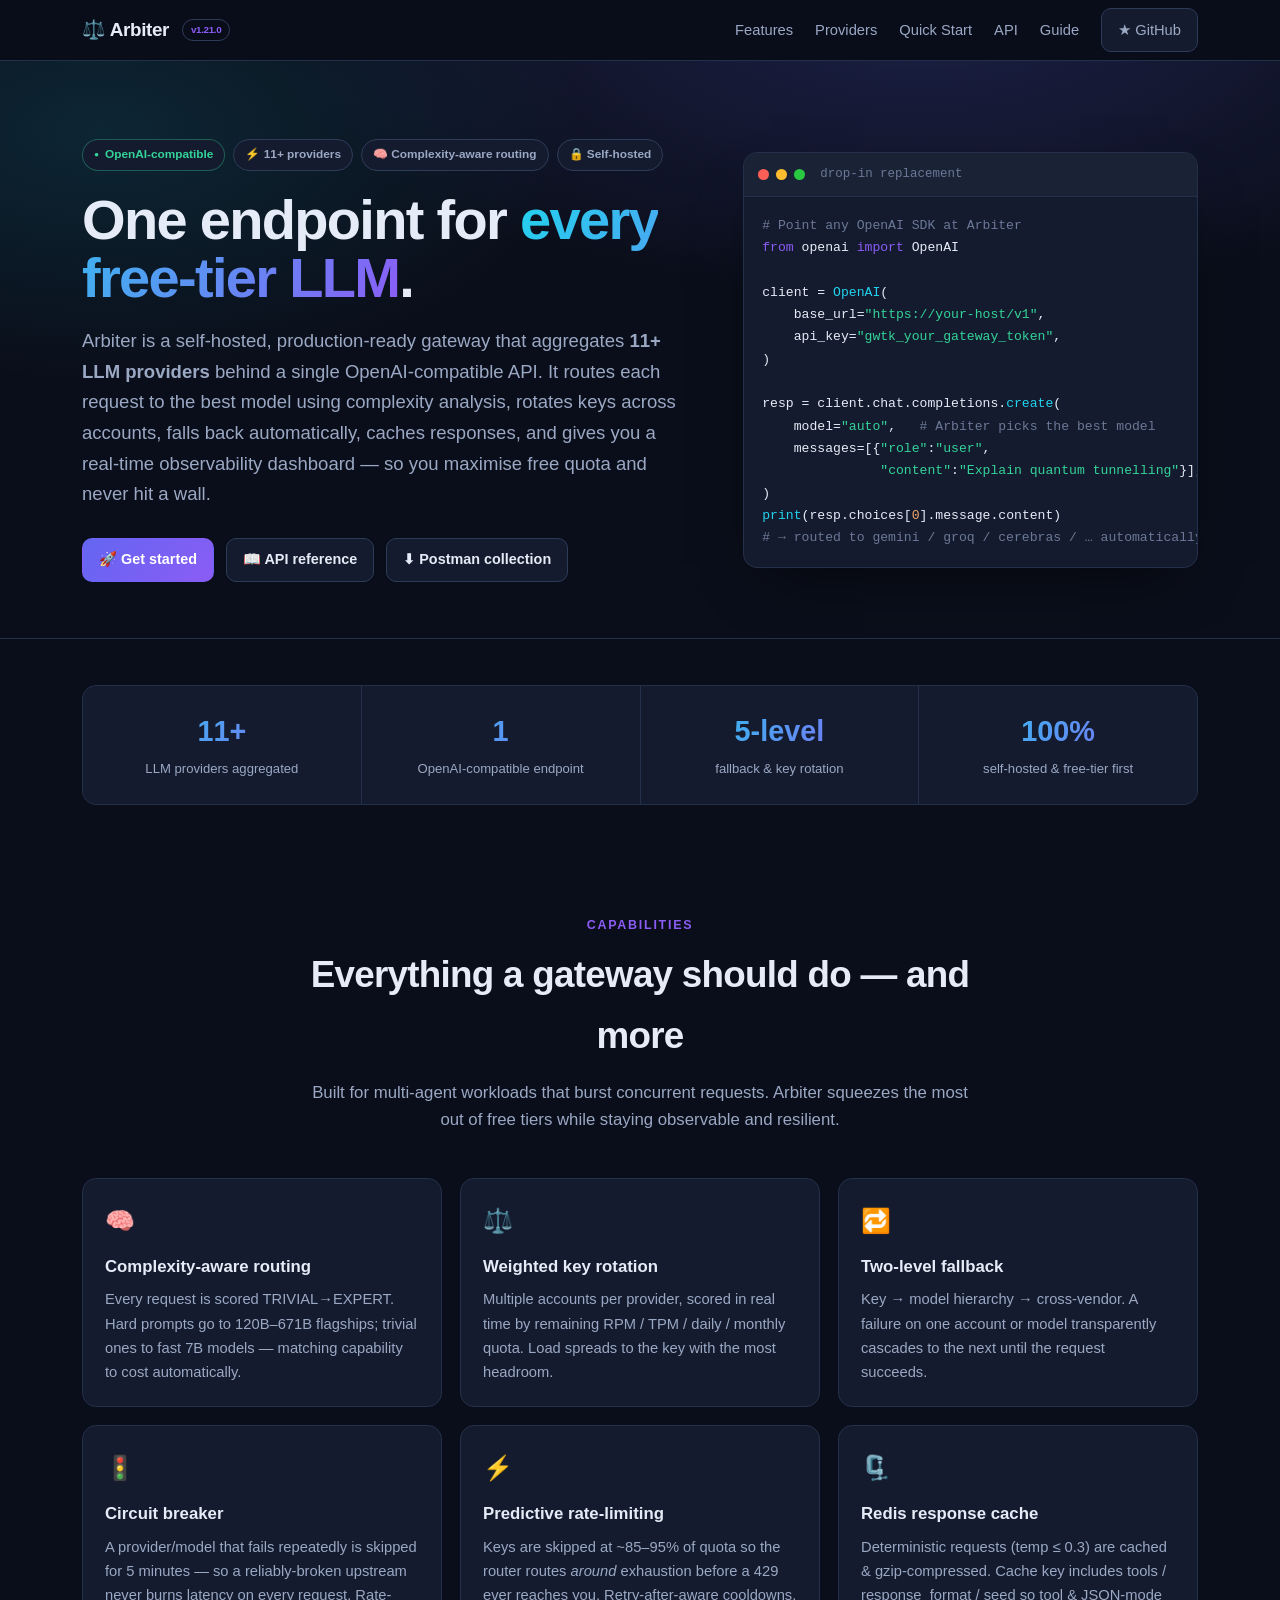
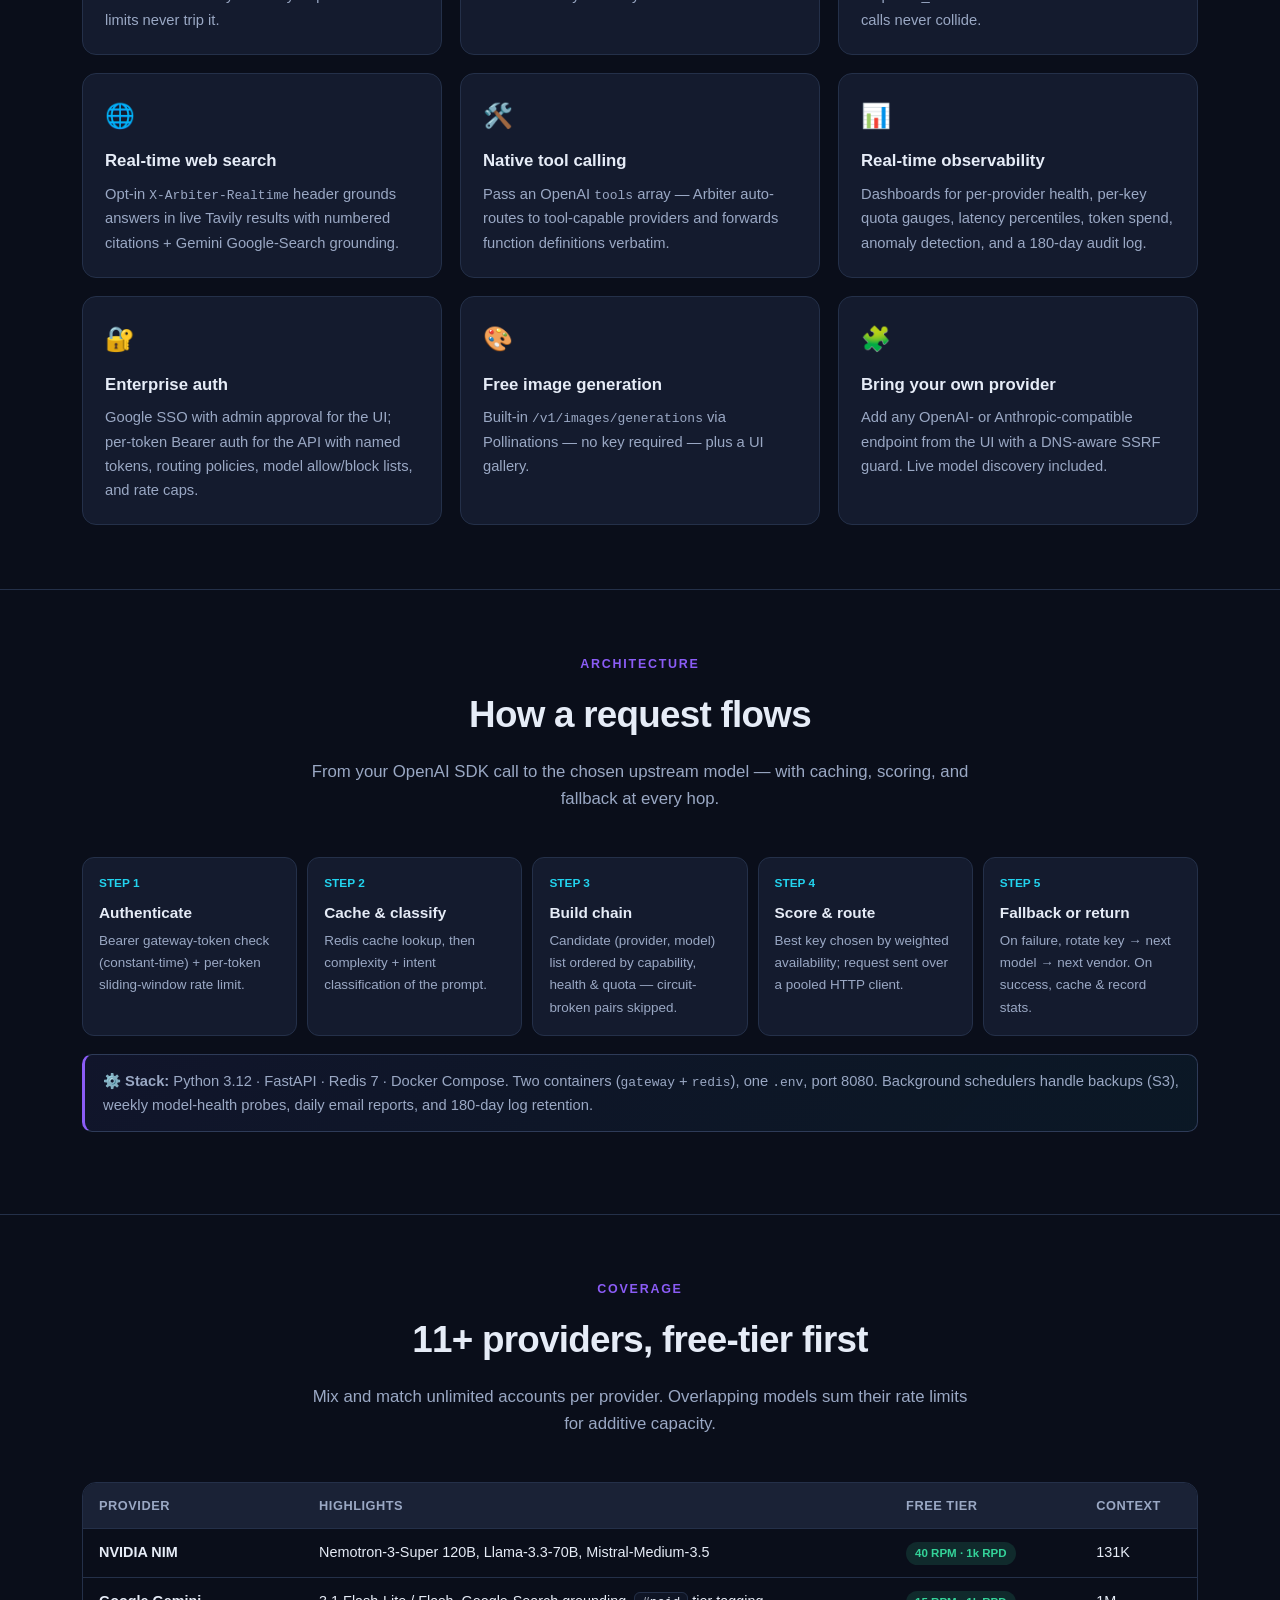
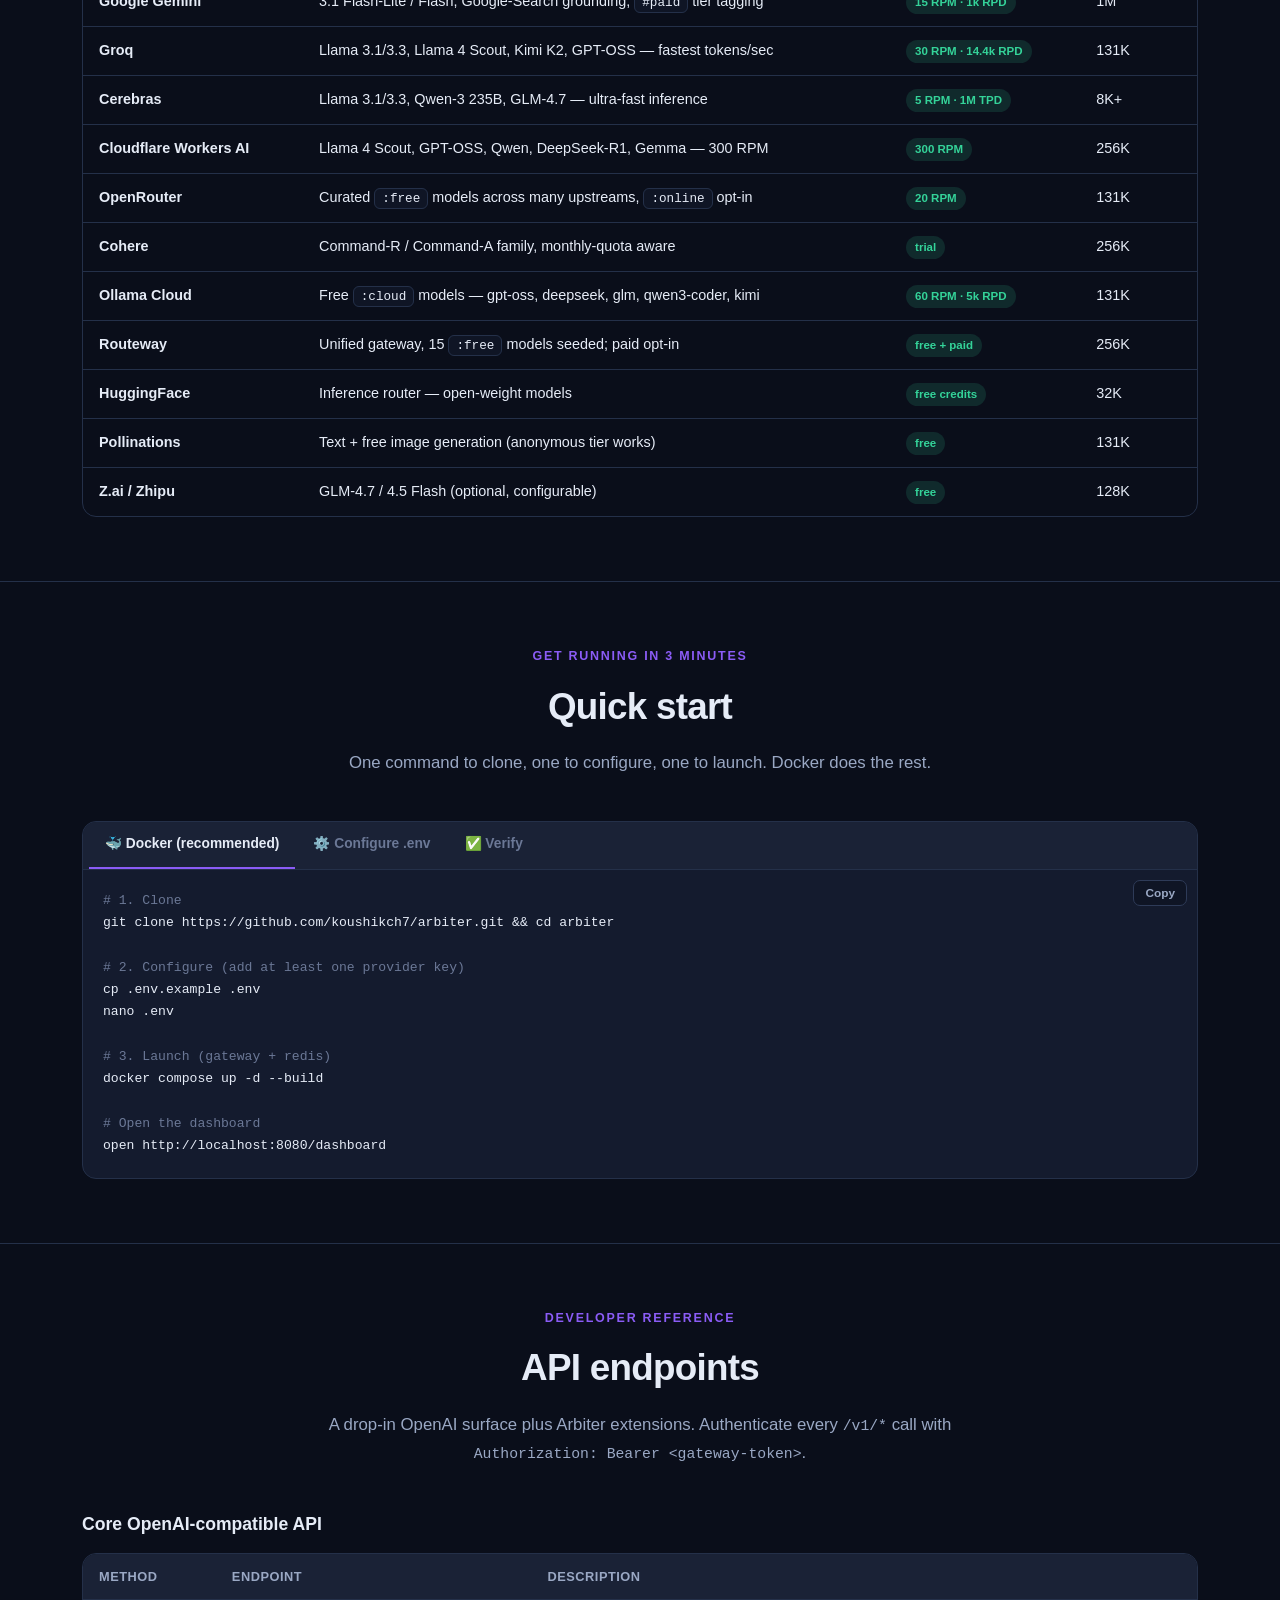
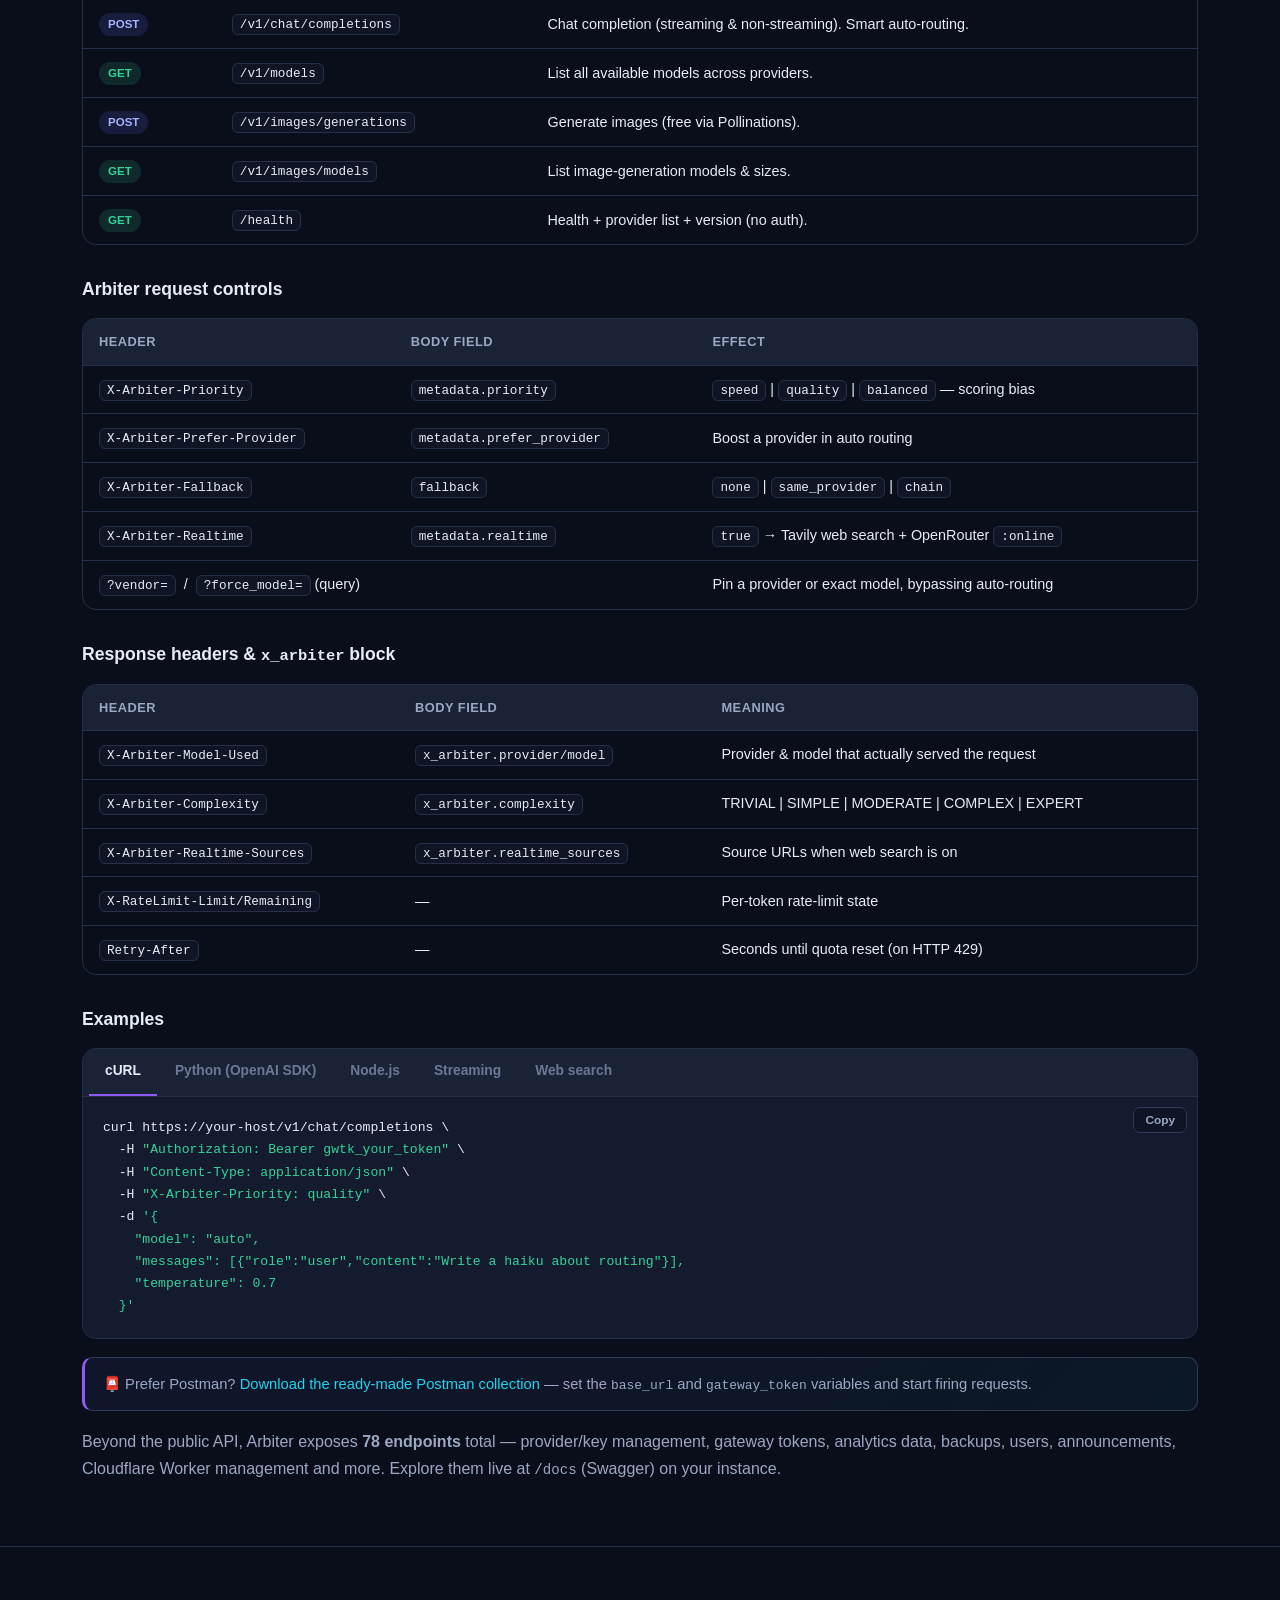
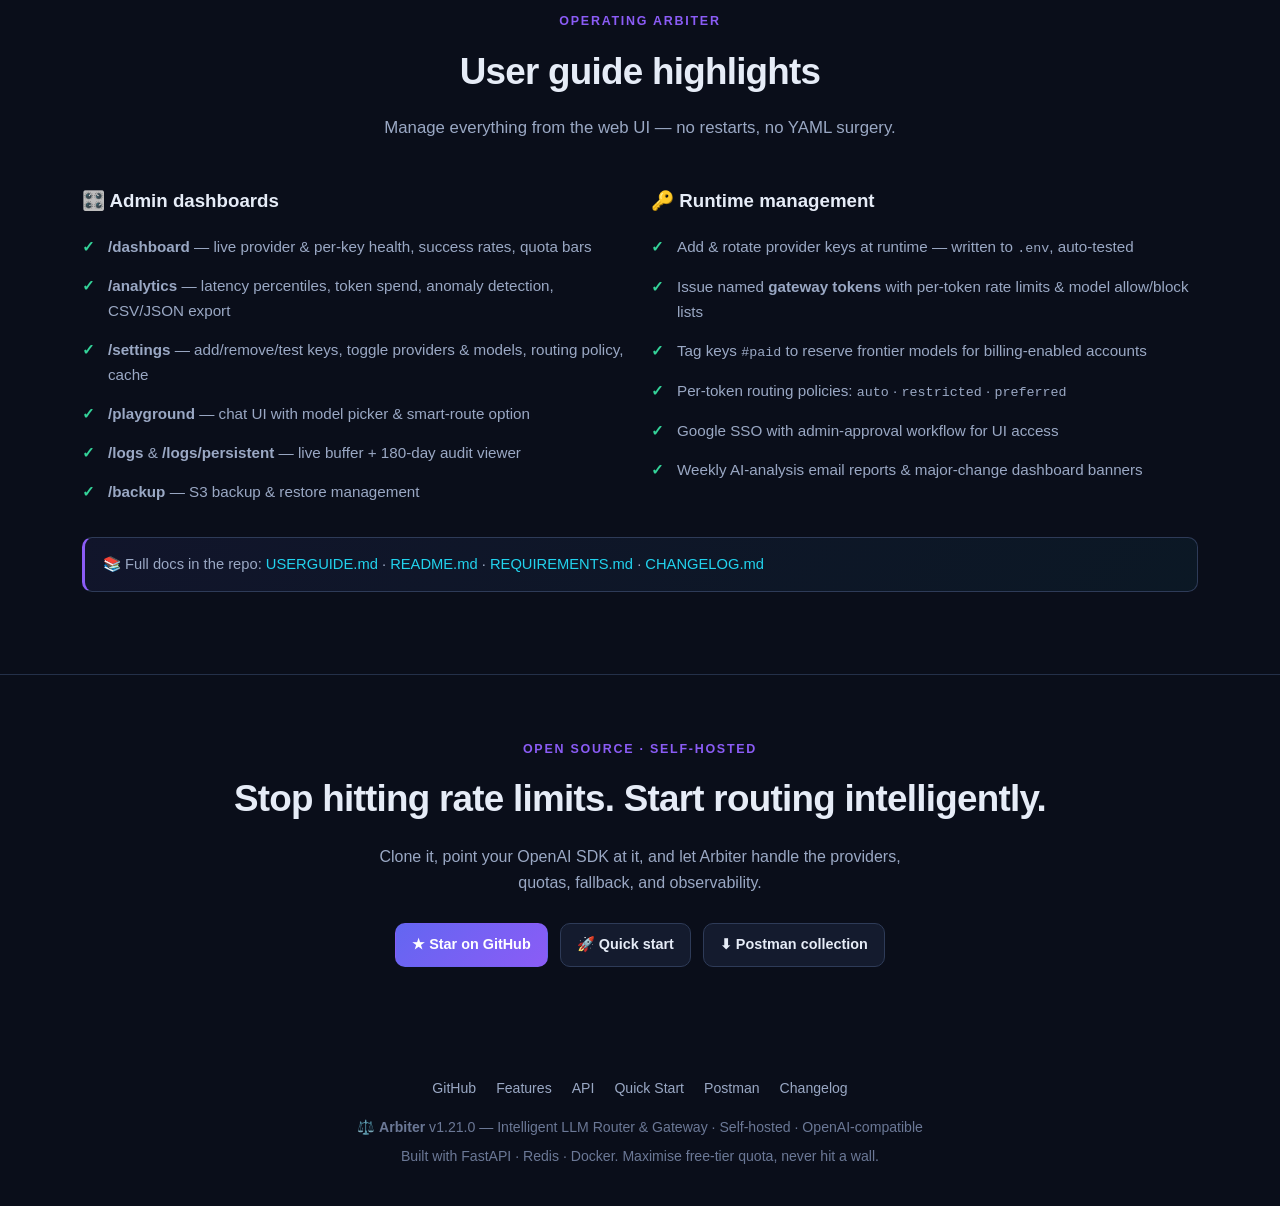
<file: docs/index.html>
<!DOCTYPE html>
<html lang="en">
<head>
<meta charset="UTF-8" />
<meta name="viewport" content="width=device-width, initial-scale=1.0" />
<title>Arbiter — Intelligent LLM Router &amp; Gateway</title>
<meta name="description" content="Arbiter is a self-hosted, OpenAI-compatible LLM gateway that aggregates 11+ free-tier providers behind one endpoint with complexity-aware routing, weighted key rotation, model fallback, Redis caching, a circuit breaker, real-time web search, and a full observability dashboard." />
<meta name="keywords" content="llm gateway, openai-compatible, llm router, ai gateway, free tier llm, gemini, groq, cloudflare workers ai, cerebras, openrouter, self-hosted, fastapi, redis" />
<meta name="author" content="koushikch7" />
<!-- Open Graph -->
<meta property="og:type" content="website" />
<meta property="og:title" content="Arbiter — Intelligent LLM Router &amp; Gateway" />
<meta property="og:description" content="One OpenAI-compatible endpoint. 11+ free-tier providers. Complexity-aware routing, key rotation, fallback, caching, circuit breaker, web search & observability — fully self-hosted." />
<meta property="og:url" content="https://koushikch7.github.io/arbiter/" />
<meta name="twitter:card" content="summary_large_image" />
<meta name="twitter:title" content="Arbiter — Intelligent LLM Router &amp; Gateway" />
<meta name="twitter:description" content="One OpenAI-compatible endpoint. 11+ free-tier providers. Self-hosted, observable, production-ready." />
<link rel="icon" href="data:image/svg+xml,%3Csvg xmlns='http://www.w3.org/2000/svg' viewBox='0 0 100 100'%3E%3Ctext y='.9em' font-size='90'%3E%E2%9A%96%EF%B8%8F%3C/text%3E%3C/svg%3E" />
<style>
  :root{
    --bg:#0a0e1a; --bg2:#0f1525; --card:#141b2e; --card2:#1a2236;
    --border:#243049; --border2:#2e3b58;
    --txt:#e6ecf7; --muted:#9aa8c4; --dim:#6b7896;
    --brand:#6366f1; --brand2:#8b5cf6; --accent:#22d3ee;
    --green:#34d399; --amber:#fbbf24; --red:#f87171;
    --radius:14px; --maxw:1160px;
    --mono:ui-monospace,SFMono-Regular,"SF Mono",Menlo,Consolas,monospace;
    --sans:-apple-system,BlinkMacSystemFont,"Segoe UI",Roboto,Inter,Helvetica,Arial,sans-serif;
  }
  *{box-sizing:border-box;margin:0;padding:0}
  html{scroll-behavior:smooth}
  body{background:var(--bg);color:var(--txt);font-family:var(--sans);line-height:1.65;-webkit-font-smoothing:antialiased}
  a{color:var(--accent);text-decoration:none}
  a:hover{text-decoration:underline}
  code{font-family:var(--mono);font-size:.88em}
  .wrap{max-width:var(--maxw);margin:0 auto;padding:0 22px}
  .muted{color:var(--muted)} .dim{color:var(--dim)}

  /* ---------- nav ---------- */
  header.nav{position:sticky;top:0;z-index:50;background:rgba(10,14,26,.82);backdrop-filter:blur(12px);border-bottom:1px solid var(--border)}
  .nav-inner{display:flex;align-items:center;gap:18px;height:60px}
  .logo{font-weight:800;font-size:1.18rem;letter-spacing:-.02em;display:flex;align-items:center;gap:9px}
  .logo .v{font-size:.62rem;font-weight:700;color:var(--brand2);border:1px solid var(--border2);border-radius:20px;padding:2px 8px;margin-left:4px}
  .nav-links{display:flex;gap:22px;margin-left:auto;align-items:center}
  .nav-links a{color:var(--muted);font-size:.92rem;font-weight:500}
  .nav-links a:hover{color:var(--txt);text-decoration:none}
  .btn{display:inline-flex;align-items:center;gap:8px;border-radius:10px;padding:9px 16px;font-weight:600;font-size:.9rem;cursor:pointer;border:1px solid transparent;transition:.15s}
  .btn-primary{background:linear-gradient(135deg,var(--brand),var(--brand2));color:#fff}
  .btn-primary:hover{filter:brightness(1.1);text-decoration:none}
  .btn-ghost{background:var(--card);border-color:var(--border2);color:var(--txt)}
  .btn-ghost:hover{background:var(--card2);text-decoration:none}
  @media(max-width:860px){.nav-links a:not(.btn){display:none}}

  /* ---------- hero ---------- */
  .hero{position:relative;overflow:hidden;padding:78px 0 56px;border-bottom:1px solid var(--border)}
  .hero::before{content:"";position:absolute;inset:0;background:
    radial-gradient(1100px 480px at 72% -8%,rgba(99,102,241,.20),transparent 60%),
    radial-gradient(800px 420px at 8% 12%,rgba(34,211,238,.12),transparent 60%);pointer-events:none}
  .hero-grid{position:relative;display:grid;grid-template-columns:1.15fr .85fr;gap:46px;align-items:center}
  @media(max-width:900px){.hero-grid{grid-template-columns:1fr;gap:30px}}
  .badge-row{display:flex;flex-wrap:wrap;gap:8px;margin-bottom:20px}
  .pill{font-size:.74rem;font-weight:600;padding:5px 11px;border-radius:30px;border:1px solid var(--border2);background:var(--card);color:var(--muted)}
  .pill.live{color:var(--green);border-color:rgba(52,211,153,.35)}
  .pill.live::before{content:"●";margin-right:6px;font-size:.7em;vertical-align:middle}
  h1.title{font-size:clamp(2.1rem,5vw,3.5rem);font-weight:850;line-height:1.05;letter-spacing:-.03em;margin-bottom:18px}
  h1.title .grad{background:linear-gradient(120deg,var(--accent),var(--brand2));-webkit-background-clip:text;background-clip:text;-webkit-text-fill-color:transparent}
  .lead{font-size:1.16rem;color:var(--muted);max-width:38em;margin-bottom:28px}
  .cta{display:flex;flex-wrap:wrap;gap:12px}
  .hero-card{background:var(--card);border:1px solid var(--border);border-radius:var(--radius);overflow:hidden;box-shadow:0 24px 60px -28px rgba(0,0,0,.7)}
  .hero-card .bar{display:flex;align-items:center;gap:7px;padding:11px 14px;background:var(--card2);border-bottom:1px solid var(--border)}
  .hero-card .bar i{width:11px;height:11px;border-radius:50%;display:inline-block}
  .dot-r{background:#ff5f57}.dot-y{background:#febc2e}.dot-g{background:#28c840}
  .hero-card .bar span{margin-left:8px;font-size:.78rem;color:var(--dim);font-family:var(--mono)}
  .hero-card pre{margin:0;padding:18px;font-family:var(--mono);font-size:.82rem;line-height:1.7;overflow-x:auto}
  .tk-com{color:var(--dim)} .tk-key{color:var(--brand2)} .tk-str{color:var(--green)} .tk-fn{color:var(--accent)} .tk-var{color:#f0a868}

  /* ---------- stat strip ---------- */
  .stats{display:grid;grid-template-columns:repeat(4,1fr);gap:1px;background:var(--border);border:1px solid var(--border);border-radius:var(--radius);overflow:hidden;margin:46px 0}
  @media(max-width:760px){.stats{grid-template-columns:repeat(2,1fr)}}
  .stat{background:var(--card);padding:22px 18px;text-align:center}
  .stat b{display:block;font-size:1.8rem;font-weight:800;background:linear-gradient(120deg,var(--accent),var(--brand2));-webkit-background-clip:text;background-clip:text;-webkit-text-fill-color:transparent}
  .stat span{font-size:.82rem;color:var(--muted)}

  /* ---------- sections ---------- */
  section{padding:64px 0;border-bottom:1px solid var(--border)}
  .sec-head{text-align:center;max-width:42em;margin:0 auto 44px}
  .kicker{font-size:.78rem;font-weight:700;letter-spacing:.14em;text-transform:uppercase;color:var(--brand2)}
  h2{font-size:clamp(1.6rem,3.4vw,2.3rem);font-weight:800;letter-spacing:-.02em;margin:10px 0 12px}
  .sec-head p{color:var(--muted);font-size:1.05rem}

  .grid{display:grid;gap:18px}
  .g3{grid-template-columns:repeat(3,1fr)} .g2{grid-template-columns:repeat(2,1fr)} .g4{grid-template-columns:repeat(4,1fr)}
  @media(max-width:900px){.g3,.g4{grid-template-columns:repeat(2,1fr)}}
  @media(max-width:620px){.g2,.g3,.g4{grid-template-columns:1fr}}
  .feature{background:var(--card);border:1px solid var(--border);border-radius:var(--radius);padding:22px;transition:.18s}
  .feature:hover{border-color:var(--border2);transform:translateY(-3px);background:var(--card2)}
  .feature .ic{font-size:1.5rem;margin-bottom:12px}
  .feature h3{font-size:1.05rem;font-weight:700;margin-bottom:7px}
  .feature p{font-size:.92rem;color:var(--muted)}

  /* ---------- how it works ---------- */
  .flow{display:grid;grid-template-columns:repeat(5,1fr);gap:10px;align-items:stretch}
  @media(max-width:860px){.flow{grid-template-columns:1fr 1fr}}
  .flow .step{background:var(--card);border:1px solid var(--border);border-radius:12px;padding:16px;position:relative}
  .flow .step b{display:block;color:var(--accent);font-size:.74rem;font-weight:700;margin-bottom:6px}
  .flow .step h4{font-size:.96rem;margin-bottom:5px}
  .flow .step p{font-size:.84rem;color:var(--muted)}

  /* ---------- tables ---------- */
  .tbl-wrap{overflow-x:auto;border:1px solid var(--border);border-radius:var(--radius)}
  table{width:100%;border-collapse:collapse;font-size:.9rem;min-width:560px}
  th,td{text-align:left;padding:12px 16px;border-bottom:1px solid var(--border)}
  th{background:var(--card2);font-weight:600;color:var(--muted);font-size:.8rem;text-transform:uppercase;letter-spacing:.04em}
  tr:last-child td{border-bottom:none}
  td code{background:var(--bg2);padding:2px 7px;border-radius:6px;border:1px solid var(--border)}
  .tag{display:inline-block;font-size:.72rem;font-weight:600;padding:2px 9px;border-radius:20px}
  .tag.get{background:rgba(52,211,153,.14);color:var(--green)}
  .tag.post{background:rgba(99,102,241,.16);color:#a5b4fc}
  .tag.del{background:rgba(248,113,113,.14);color:var(--red)}
  .tag.patch{background:rgba(251,191,36,.14);color:var(--amber)}
  .tag.free{background:rgba(52,211,153,.14);color:var(--green)}

  /* ---------- code tabs ---------- */
  .codebox{background:var(--card);border:1px solid var(--border);border-radius:var(--radius);overflow:hidden}
  .tabs{display:flex;gap:2px;background:var(--card2);border-bottom:1px solid var(--border);padding:0 6px}
  .tab{padding:11px 16px;font-size:.86rem;font-weight:600;color:var(--dim);cursor:pointer;border-bottom:2px solid transparent}
  .tab.active{color:var(--txt);border-bottom-color:var(--brand2)}
  .tab:hover{color:var(--txt)}
  .panel{display:none;position:relative}
  .panel.active{display:block}
  .panel pre{margin:0;padding:20px;font-family:var(--mono);font-size:.82rem;line-height:1.7;overflow-x:auto}
  .copy{position:absolute;top:10px;right:10px;background:var(--bg2);border:1px solid var(--border2);color:var(--muted);border-radius:7px;padding:5px 11px;font-size:.74rem;cursor:pointer;font-weight:600}
  .copy:hover{color:var(--txt);background:var(--card2)}

  .note{background:linear-gradient(135deg,rgba(99,102,241,.08),rgba(34,211,238,.05));border:1px solid var(--border2);border-left:3px solid var(--brand2);border-radius:10px;padding:14px 18px;font-size:.92rem;color:var(--muted);margin:18px 0}
  .two{display:grid;grid-template-columns:1fr 1fr;gap:22px}
  @media(max-width:760px){.two{grid-template-columns:1fr}}
  ul.clean{list-style:none}
  ul.clean li{padding:7px 0;padding-left:26px;position:relative;color:var(--muted);font-size:.95rem}
  ul.clean li::before{content:"✓";position:absolute;left:0;color:var(--green);font-weight:700}

  /* ---------- footer ---------- */
  footer{padding:46px 0 40px;text-align:center;color:var(--dim);font-size:.88rem}
  footer .flinks{display:flex;gap:20px;justify-content:center;flex-wrap:wrap;margin-bottom:16px}
  footer a{color:var(--muted)}
  .anchor{scroll-margin-top:74px}
</style>
</head>
<body>

<!-- ===================== NAV ===================== -->
<header class="nav">
  <div class="wrap nav-inner">
    <div class="logo">⚖️ Arbiter <span class="v">v1.21.0</span></div>
    <nav class="nav-links">
      <a href="#features">Features</a>
      <a href="#providers">Providers</a>
      <a href="#quickstart">Quick Start</a>
      <a href="#api">API</a>
      <a href="#guide">Guide</a>
      <a class="btn btn-ghost" href="https://github.com/koushikch7/arbiter" target="_blank" rel="noopener">★ GitHub</a>
    </nav>
  </div>
</header>

<!-- ===================== HERO ===================== -->
<div class="hero">
  <div class="wrap hero-grid">
    <div>
      <div class="badge-row">
        <span class="pill live">OpenAI-compatible</span>
        <span class="pill">⚡ 11+ providers</span>
        <span class="pill">🧠 Complexity-aware routing</span>
        <span class="pill">🔒 Self-hosted</span>
      </div>
      <h1 class="title">One endpoint for <span class="grad">every free-tier LLM</span>.</h1>
      <p class="lead">
        Arbiter is a self-hosted, production-ready gateway that aggregates <strong>11+ LLM providers</strong>
        behind a single OpenAI-compatible API. It routes each request to the best model using
        complexity analysis, rotates keys across accounts, falls back automatically, caches responses,
        and gives you a real-time observability dashboard — so you maximise free quota and never hit a wall.
      </p>
      <div class="cta">
        <a class="btn btn-primary" href="#quickstart">🚀 Get started</a>
        <a class="btn btn-ghost" href="#api">📖 API reference</a>
        <a class="btn btn-ghost" href="arbiter.postman_collection.json" download>⬇ Postman collection</a>
      </div>
    </div>
    <div class="hero-card">
      <div class="bar"><i class="dot-r"></i><i class="dot-y"></i><i class="dot-g"></i><span>drop-in replacement</span></div>
<pre><span class="tk-com"># Point any OpenAI SDK at Arbiter</span>
<span class="tk-key">from</span> openai <span class="tk-key">import</span> OpenAI

client = <span class="tk-fn">OpenAI</span>(
    base_url=<span class="tk-str">"https://your-host/v1"</span>,
    api_key=<span class="tk-str">"gwtk_your_gateway_token"</span>,
)

resp = client.chat.completions.<span class="tk-fn">create</span>(
    model=<span class="tk-str">"auto"</span>,   <span class="tk-com"># Arbiter picks the best model</span>
    messages=[{<span class="tk-str">"role"</span>:<span class="tk-str">"user"</span>,
               <span class="tk-str">"content"</span>:<span class="tk-str">"Explain quantum tunnelling"</span>}],
)
<span class="tk-fn">print</span>(resp.choices[<span class="tk-var">0</span>].message.content)
<span class="tk-com"># → routed to gemini / groq / cerebras / … automatically</span></pre>
    </div>
  </div>
</div>

<div class="wrap">
  <!-- ===================== STATS ===================== -->
  <div class="stats">
    <div class="stat"><b>11+</b><span>LLM providers aggregated</span></div>
    <div class="stat"><b>1</b><span>OpenAI-compatible endpoint</span></div>
    <div class="stat"><b>5-level</b><span>fallback &amp; key rotation</span></div>
    <div class="stat"><b>100%</b><span>self-hosted &amp; free-tier first</span></div>
  </div>
</div>

<!-- ===================== FEATURES ===================== -->
<section id="features" class="anchor">
  <div class="wrap">
    <div class="sec-head">
      <div class="kicker">Capabilities</div>
      <h2>Everything a gateway should do — and more</h2>
      <p>Built for multi-agent workloads that burst concurrent requests. Arbiter squeezes the most out of free tiers while staying observable and resilient.</p>
    </div>
    <div class="grid g3">
      <div class="feature"><div class="ic">🧠</div><h3>Complexity-aware routing</h3><p>Every request is scored TRIVIAL→EXPERT. Hard prompts go to 120B–671B flagships; trivial ones to fast 7B models — matching capability to cost automatically.</p></div>
      <div class="feature"><div class="ic">⚖️</div><h3>Weighted key rotation</h3><p>Multiple accounts per provider, scored in real time by remaining RPM / TPM / daily / monthly quota. Load spreads to the key with the most headroom.</p></div>
      <div class="feature"><div class="ic">🔁</div><h3>Two-level fallback</h3><p>Key → model hierarchy → cross-vendor. A failure on one account or model transparently cascades to the next until the request succeeds.</p></div>
      <div class="feature"><div class="ic">🚦</div><h3>Circuit breaker</h3><p>A provider/model that fails repeatedly is skipped for 5 minutes — so a reliably-broken upstream never burns latency on every request. Rate-limits never trip it.</p></div>
      <div class="feature"><div class="ic">⚡</div><h3>Predictive rate-limiting</h3><p>Keys are skipped at ~85–95% of quota so the router routes <em>around</em> exhaustion before a 429 ever reaches you. Retry-after-aware cooldowns.</p></div>
      <div class="feature"><div class="ic">🗜️</div><h3>Redis response cache</h3><p>Deterministic requests (temp ≤ 0.3) are cached &amp; gzip-compressed. Cache key includes tools / response_format / seed so tool &amp; JSON-mode calls never collide.</p></div>
      <div class="feature"><div class="ic">🌐</div><h3>Real-time web search</h3><p>Opt-in <code>X-Arbiter-Realtime</code> header grounds answers in live Tavily results with numbered citations + Gemini Google-Search grounding.</p></div>
      <div class="feature"><div class="ic">🛠️</div><h3>Native tool calling</h3><p>Pass an OpenAI <code>tools</code> array — Arbiter auto-routes to tool-capable providers and forwards function definitions verbatim.</p></div>
      <div class="feature"><div class="ic">📊</div><h3>Real-time observability</h3><p>Dashboards for per-provider health, per-key quota gauges, latency percentiles, token spend, anomaly detection, and a 180-day audit log.</p></div>
      <div class="feature"><div class="ic">🔐</div><h3>Enterprise auth</h3><p>Google SSO with admin approval for the UI; per-token Bearer auth for the API with named tokens, routing policies, model allow/block lists, and rate caps.</p></div>
      <div class="feature"><div class="ic">🎨</div><h3>Free image generation</h3><p>Built-in <code>/v1/images/generations</code> via Pollinations — no key required — plus a UI gallery.</p></div>
      <div class="feature"><div class="ic">🧩</div><h3>Bring your own provider</h3><p>Add any OpenAI- or Anthropic-compatible endpoint from the UI with a DNS-aware SSRF guard. Live model discovery included.</p></div>
    </div>
  </div>
</section>

<!-- ===================== HOW IT WORKS ===================== -->
<section id="how" class="anchor">
  <div class="wrap">
    <div class="sec-head">
      <div class="kicker">Architecture</div>
      <h2>How a request flows</h2>
      <p>From your OpenAI SDK call to the chosen upstream model — with caching, scoring, and fallback at every hop.</p>
    </div>
    <div class="flow">
      <div class="step"><b>STEP 1</b><h4>Authenticate</h4><p>Bearer gateway-token check (constant-time) + per-token sliding-window rate limit.</p></div>
      <div class="step"><b>STEP 2</b><h4>Cache &amp; classify</h4><p>Redis cache lookup, then complexity + intent classification of the prompt.</p></div>
      <div class="step"><b>STEP 3</b><h4>Build chain</h4><p>Candidate (provider, model) list ordered by capability, health &amp; quota — circuit-broken pairs skipped.</p></div>
      <div class="step"><b>STEP 4</b><h4>Score &amp; route</h4><p>Best key chosen by weighted availability; request sent over a pooled HTTP client.</p></div>
      <div class="step"><b>STEP 5</b><h4>Fallback or return</h4><p>On failure, rotate key → next model → next vendor. On success, cache &amp; record stats.</p></div>
    </div>
    <div class="note">⚙️ <strong>Stack:</strong> Python 3.12 · FastAPI · Redis 7 · Docker Compose. Two containers (<code>gateway</code> + <code>redis</code>), one <code>.env</code>, port 8080. Background schedulers handle backups (S3), weekly model-health probes, daily email reports, and 180-day log retention.</div>
  </div>
</section>

<!-- ===================== PROVIDERS ===================== -->
<section id="providers" class="anchor">
  <div class="wrap">
    <div class="sec-head">
      <div class="kicker">Coverage</div>
      <h2>11+ providers, free-tier first</h2>
      <p>Mix and match unlimited accounts per provider. Overlapping models sum their rate limits for additive capacity.</p>
    </div>
    <div class="tbl-wrap">
      <table>
        <thead><tr><th>Provider</th><th>Highlights</th><th>Free tier</th><th>Context</th></tr></thead>
        <tbody>
          <tr><td><strong>NVIDIA NIM</strong></td><td>Nemotron-3-Super 120B, Llama-3.3-70B, Mistral-Medium-3.5</td><td><span class="tag free">40 RPM · 1k RPD</span></td><td>131K</td></tr>
          <tr><td><strong>Google Gemini</strong></td><td>3.1 Flash-Lite / Flash, Google-Search grounding, <code>#paid</code> tier tagging</td><td><span class="tag free">15 RPM · 1k RPD</span></td><td>1M</td></tr>
          <tr><td><strong>Groq</strong></td><td>Llama 3.1/3.3, Llama 4 Scout, Kimi K2, GPT-OSS — fastest tokens/sec</td><td><span class="tag free">30 RPM · 14.4k RPD</span></td><td>131K</td></tr>
          <tr><td><strong>Cerebras</strong></td><td>Llama 3.1/3.3, Qwen-3 235B, GLM-4.7 — ultra-fast inference</td><td><span class="tag free">5 RPM · 1M TPD</span></td><td>8K+</td></tr>
          <tr><td><strong>Cloudflare Workers AI</strong></td><td>Llama 4 Scout, GPT-OSS, Qwen, DeepSeek-R1, Gemma — 300 RPM</td><td><span class="tag free">300 RPM</span></td><td>256K</td></tr>
          <tr><td><strong>OpenRouter</strong></td><td>Curated <code>:free</code> models across many upstreams, <code>:online</code> opt-in</td><td><span class="tag free">20 RPM</span></td><td>131K</td></tr>
          <tr><td><strong>Cohere</strong></td><td>Command-R / Command-A family, monthly-quota aware</td><td><span class="tag free">trial</span></td><td>256K</td></tr>
          <tr><td><strong>Ollama Cloud</strong></td><td>Free <code>:cloud</code> models — gpt-oss, deepseek, glm, qwen3-coder, kimi</td><td><span class="tag free">60 RPM · 5k RPD</span></td><td>131K</td></tr>
          <tr><td><strong>Routeway</strong></td><td>Unified gateway, 15 <code>:free</code> models seeded; paid opt-in</td><td><span class="tag free">free + paid</span></td><td>256K</td></tr>
          <tr><td><strong>HuggingFace</strong></td><td>Inference router — open-weight models</td><td><span class="tag free">free credits</span></td><td>32K</td></tr>
          <tr><td><strong>Pollinations</strong></td><td>Text + free image generation (anonymous tier works)</td><td><span class="tag free">free</span></td><td>131K</td></tr>
          <tr><td><strong>Z.ai / Zhipu</strong></td><td>GLM-4.7 / 4.5 Flash (optional, configurable)</td><td><span class="tag free">free</span></td><td>128K</td></tr>
        </tbody>
      </table>
    </div>
  </div>
</section>

<!-- ===================== QUICK START ===================== -->
<section id="quickstart" class="anchor">
  <div class="wrap">
    <div class="sec-head">
      <div class="kicker">Get running in 3 minutes</div>
      <h2>Quick start</h2>
      <p>One command to clone, one to configure, one to launch. Docker does the rest.</p>
    </div>
    <div class="codebox">
      <div class="tabs">
        <div class="tab active" data-t="qs-docker">🐳 Docker (recommended)</div>
        <div class="tab" data-t="qs-env">⚙️ Configure .env</div>
        <div class="tab" data-t="qs-verify">✅ Verify</div>
      </div>
      <div class="panel active" id="qs-docker">
        <button class="copy">Copy</button>
<pre><span class="tk-com"># 1. Clone</span>
git clone https://github.com/koushikch7/arbiter.git &amp;&amp; cd arbiter

<span class="tk-com"># 2. Configure (add at least one provider key)</span>
cp .env.example .env
nano .env

<span class="tk-com"># 3. Launch (gateway + redis)</span>
docker compose up -d --build

<span class="tk-com"># Open the dashboard</span>
open http://localhost:8080/dashboard</pre>
      </div>
      <div class="panel" id="qs-env">
        <button class="copy">Copy</button>
<pre><span class="tk-com"># Minimum: one provider key + a gateway token.</span>
<span class="tk-com"># Add one or more keys per provider, comma-separated.</span>

GEMINI_API_KEYS=AIzaSy...your-key
GROQ_API_KEYS=gsk_...your-key
CEREBRAS_API_KEYS=csk-...your-key

<span class="tk-com"># Protect the API (comma-separated list of valid Bearer tokens)</span>
GATEWAY_API_KEYS=gwtk_choose_a_strong_token

<span class="tk-com"># Optional: Google SSO for the admin UI, SMTP, S3 backups…</span>
<span class="tk-com"># See .env.example for the full list.</span></pre>
      </div>
      <div class="panel" id="qs-verify">
        <button class="copy">Copy</button>
<pre><span class="tk-com"># Health check</span>
curl http://localhost:8080/health
<span class="tk-com"># → {"status":"ok","providers":[...],"version":"1.21.0"}</span>

<span class="tk-com"># First completion</span>
curl http://localhost:8080/v1/chat/completions \
  -H <span class="tk-str">"Authorization: Bearer gwtk_your_token"</span> \
  -H <span class="tk-str">"Content-Type: application/json"</span> \
  -d <span class="tk-str">'{"model":"auto","messages":[{"role":"user","content":"Hello!"}]}'</span></pre>
      </div>
    </div>
  </div>
</section>

<!-- ===================== API ===================== -->
<section id="api" class="anchor">
  <div class="wrap">
    <div class="sec-head">
      <div class="kicker">Developer reference</div>
      <h2>API endpoints</h2>
      <p>A drop-in OpenAI surface plus Arbiter extensions. Authenticate every <code>/v1/*</code> call with <code>Authorization: Bearer &lt;gateway-token&gt;</code>.</p>
    </div>

    <h3 style="margin:0 0 14px;font-size:1.1rem">Core OpenAI-compatible API</h3>
    <div class="tbl-wrap" style="margin-bottom:30px">
      <table>
        <thead><tr><th>Method</th><th>Endpoint</th><th>Description</th></tr></thead>
        <tbody>
          <tr><td><span class="tag post">POST</span></td><td><code>/v1/chat/completions</code></td><td>Chat completion (streaming &amp; non-streaming). Smart auto-routing.</td></tr>
          <tr><td><span class="tag get">GET</span></td><td><code>/v1/models</code></td><td>List all available models across providers.</td></tr>
          <tr><td><span class="tag post">POST</span></td><td><code>/v1/images/generations</code></td><td>Generate images (free via Pollinations).</td></tr>
          <tr><td><span class="tag get">GET</span></td><td><code>/v1/images/models</code></td><td>List image-generation models &amp; sizes.</td></tr>
          <tr><td><span class="tag get">GET</span></td><td><code>/health</code></td><td>Health + provider list + version (no auth).</td></tr>
        </tbody>
      </table>
    </div>

    <h3 style="margin:0 0 14px;font-size:1.1rem">Arbiter request controls</h3>
    <div class="tbl-wrap" style="margin-bottom:30px">
      <table>
        <thead><tr><th>Header</th><th>Body field</th><th>Effect</th></tr></thead>
        <tbody>
          <tr><td><code>X-Arbiter-Priority</code></td><td><code>metadata.priority</code></td><td><code>speed</code> | <code>quality</code> | <code>balanced</code> — scoring bias</td></tr>
          <tr><td><code>X-Arbiter-Prefer-Provider</code></td><td><code>metadata.prefer_provider</code></td><td>Boost a provider in auto routing</td></tr>
          <tr><td><code>X-Arbiter-Fallback</code></td><td><code>fallback</code></td><td><code>none</code> | <code>same_provider</code> | <code>chain</code></td></tr>
          <tr><td><code>X-Arbiter-Realtime</code></td><td><code>metadata.realtime</code></td><td><code>true</code> → Tavily web search + OpenRouter <code>:online</code></td></tr>
          <tr><td colspan="2"><code>?vendor=</code> &nbsp;/&nbsp; <code>?force_model=</code> (query)</td><td>Pin a provider or exact model, bypassing auto-routing</td></tr>
        </tbody>
      </table>
    </div>

    <h3 style="margin:0 0 14px;font-size:1.1rem">Response headers &amp; <code>x_arbiter</code> block</h3>
    <div class="tbl-wrap" style="margin-bottom:30px">
      <table>
        <thead><tr><th>Header</th><th>Body field</th><th>Meaning</th></tr></thead>
        <tbody>
          <tr><td><code>X-Arbiter-Model-Used</code></td><td><code>x_arbiter.provider/model</code></td><td>Provider &amp; model that actually served the request</td></tr>
          <tr><td><code>X-Arbiter-Complexity</code></td><td><code>x_arbiter.complexity</code></td><td>TRIVIAL | SIMPLE | MODERATE | COMPLEX | EXPERT</td></tr>
          <tr><td><code>X-Arbiter-Realtime-Sources</code></td><td><code>x_arbiter.realtime_sources</code></td><td>Source URLs when web search is on</td></tr>
          <tr><td><code>X-RateLimit-Limit/Remaining</code></td><td>—</td><td>Per-token rate-limit state</td></tr>
          <tr><td><code>Retry-After</code></td><td>—</td><td>Seconds until quota reset (on HTTP 429)</td></tr>
        </tbody>
      </table>
    </div>

    <h3 style="margin:0 0 14px;font-size:1.1rem">Examples</h3>
    <div class="codebox">
      <div class="tabs">
        <div class="tab active" data-t="ex-curl">cURL</div>
        <div class="tab" data-t="ex-py">Python (OpenAI SDK)</div>
        <div class="tab" data-t="ex-js">Node.js</div>
        <div class="tab" data-t="ex-stream">Streaming</div>
        <div class="tab" data-t="ex-search">Web search</div>
      </div>
      <div class="panel active" id="ex-curl"><button class="copy">Copy</button>
<pre>curl https://your-host/v1/chat/completions \
  -H <span class="tk-str">"Authorization: Bearer gwtk_your_token"</span> \
  -H <span class="tk-str">"Content-Type: application/json"</span> \
  -H <span class="tk-str">"X-Arbiter-Priority: quality"</span> \
  -d <span class="tk-str">'{
    "model": "auto",
    "messages": [{"role":"user","content":"Write a haiku about routing"}],
    "temperature": 0.7
  }'</span></pre></div>
      <div class="panel" id="ex-py"><button class="copy">Copy</button>
<pre><span class="tk-key">from</span> openai <span class="tk-key">import</span> OpenAI
client = <span class="tk-fn">OpenAI</span>(base_url=<span class="tk-str">"https://your-host/v1"</span>, api_key=<span class="tk-str">"gwtk_your_token"</span>)

resp = client.chat.completions.<span class="tk-fn">create</span>(
    model=<span class="tk-str">"auto"</span>,
    messages=[{<span class="tk-str">"role"</span>:<span class="tk-str">"user"</span>,<span class="tk-str">"content"</span>:<span class="tk-str">"Summarise the CAP theorem"</span>}],
    extra_headers={<span class="tk-str">"X-Arbiter-Priority"</span>:<span class="tk-str">"balanced"</span>},
)
<span class="tk-fn">print</span>(resp.model)            <span class="tk-com"># actual model used</span>
<span class="tk-fn">print</span>(resp.choices[<span class="tk-var">0</span>].message.content)</pre></div>
      <div class="panel" id="ex-js"><button class="copy">Copy</button>
<pre><span class="tk-key">import</span> OpenAI <span class="tk-key">from</span> <span class="tk-str">"openai"</span>;
<span class="tk-key">const</span> client = <span class="tk-key">new</span> <span class="tk-fn">OpenAI</span>({
  baseURL: <span class="tk-str">"https://your-host/v1"</span>,
  apiKey:  <span class="tk-str">"gwtk_your_token"</span>,
});

<span class="tk-key">const</span> r = <span class="tk-key">await</span> client.chat.completions.<span class="tk-fn">create</span>({
  model: <span class="tk-str">"auto"</span>,
  messages: [{ role: <span class="tk-str">"user"</span>, content: <span class="tk-str">"Explain event loops"</span> }],
});
console.<span class="tk-fn">log</span>(r.choices[<span class="tk-var">0</span>].message.content);</pre></div>
      <div class="panel" id="ex-stream"><button class="copy">Copy</button>
<pre>curl -N https://your-host/v1/chat/completions \
  -H <span class="tk-str">"Authorization: Bearer gwtk_your_token"</span> \
  -H <span class="tk-str">"Content-Type: application/json"</span> \
  -d <span class="tk-str">'{
    "model": "auto",
    "stream": true,
    "messages": [{"role":"user","content":"Count to five"}]
  }'</span>
<span class="tk-com"># → Server-Sent Events: chat.completion.chunk … data: [DONE]</span></pre></div>
      <div class="panel" id="ex-search"><button class="copy">Copy</button>
<pre>curl https://your-host/v1/chat/completions \
  -H <span class="tk-str">"Authorization: Bearer gwtk_your_token"</span> \
  -H <span class="tk-str">"Content-Type: application/json"</span> \
  -H <span class="tk-str">"X-Arbiter-Realtime: true"</span> \
  -d <span class="tk-str">'{
    "model": "auto",
    "messages": [{"role":"user","content":"Latest SpaceX launch result?"}]
  }'</span>
<span class="tk-com"># Response grounded in live web data with [1]-style citations.</span>
<span class="tk-com"># Sources in X-Arbiter-Realtime-Sources header.</span></pre></div>
    </div>

    <div class="note">📮 Prefer Postman? <a href="arbiter.postman_collection.json" download>Download the ready-made Postman collection</a> — set the <code>base_url</code> and <code>gateway_token</code> variables and start firing requests.</div>

    <p class="muted" style="margin-top:18px">Beyond the public API, Arbiter exposes <strong>78 endpoints</strong> total — provider/key management, gateway tokens, analytics data, backups, users, announcements, Cloudflare Worker management and more. Explore them live at <code>/docs</code> (Swagger) on your instance.</p>
  </div>
</section>

<!-- ===================== USER GUIDE ===================== -->
<section id="guide" class="anchor">
  <div class="wrap">
    <div class="sec-head">
      <div class="kicker">Operating Arbiter</div>
      <h2>User guide highlights</h2>
      <p>Manage everything from the web UI — no restarts, no YAML surgery.</p>
    </div>
    <div class="two">
      <div>
        <h3 style="margin-bottom:10px">🎛️ Admin dashboards</h3>
        <ul class="clean">
          <li><strong>/dashboard</strong> — live provider &amp; per-key health, success rates, quota bars</li>
          <li><strong>/analytics</strong> — latency percentiles, token spend, anomaly detection, CSV/JSON export</li>
          <li><strong>/settings</strong> — add/remove/test keys, toggle providers &amp; models, routing policy, cache</li>
          <li><strong>/playground</strong> — chat UI with model picker &amp; smart-route option</li>
          <li><strong>/logs</strong> &amp; <strong>/logs/persistent</strong> — live buffer + 180-day audit viewer</li>
          <li><strong>/backup</strong> — S3 backup &amp; restore management</li>
        </ul>
      </div>
      <div>
        <h3 style="margin-bottom:10px">🔑 Runtime management</h3>
        <ul class="clean">
          <li>Add &amp; rotate provider keys at runtime — written to <code>.env</code>, auto-tested</li>
          <li>Issue named <strong>gateway tokens</strong> with per-token rate limits &amp; model allow/block lists</li>
          <li>Tag keys <code>#paid</code> to reserve frontier models for billing-enabled accounts</li>
          <li>Per-token routing policies: <code>auto</code> · <code>restricted</code> · <code>preferred</code></li>
          <li>Google SSO with admin-approval workflow for UI access</li>
          <li>Weekly AI-analysis email reports &amp; major-change dashboard banners</li>
        </ul>
      </div>
    </div>
    <div class="note" style="margin-top:26px">📚 Full docs in the repo:
      <a href="https://github.com/koushikch7/arbiter/blob/master/USERGUIDE.md">USERGUIDE.md</a> ·
      <a href="https://github.com/koushikch7/arbiter/blob/master/README.md">README.md</a> ·
      <a href="https://github.com/koushikch7/arbiter/blob/master/REQUIREMENTS.md">REQUIREMENTS.md</a> ·
      <a href="https://github.com/koushikch7/arbiter/blob/master/CHANGELOG.md">CHANGELOG.md</a>
    </div>
  </div>
</section>

<!-- ===================== CTA ===================== -->
<section style="text-align:center;border-bottom:none">
  <div class="wrap">
    <div class="kicker">Open source · self-hosted</div>
    <h2 style="margin-bottom:14px">Stop hitting rate limits. Start routing intelligently.</h2>
    <p class="muted" style="max-width:34em;margin:0 auto 26px">Clone it, point your OpenAI SDK at it, and let Arbiter handle the providers, quotas, fallback, and observability.</p>
    <div class="cta" style="justify-content:center">
      <a class="btn btn-primary" href="https://github.com/koushikch7/arbiter" target="_blank" rel="noopener">★ Star on GitHub</a>
      <a class="btn btn-ghost" href="#quickstart">🚀 Quick start</a>
      <a class="btn btn-ghost" href="arbiter.postman_collection.json" download>⬇ Postman collection</a>
    </div>
  </div>
</section>

<!-- ===================== FOOTER ===================== -->
<footer>
  <div class="wrap">
    <div class="flinks">
      <a href="https://github.com/koushikch7/arbiter">GitHub</a>
      <a href="#features">Features</a>
      <a href="#api">API</a>
      <a href="#quickstart">Quick Start</a>
      <a href="arbiter.postman_collection.json" download>Postman</a>
      <a href="https://github.com/koushikch7/arbiter/blob/master/CHANGELOG.md">Changelog</a>
    </div>
    <div>⚖️ <strong>Arbiter</strong> v1.21.0 — Intelligent LLM Router &amp; Gateway · Self-hosted · OpenAI-compatible</div>
    <div class="dim" style="margin-top:6px">Built with FastAPI · Redis · Docker. Maximise free-tier quota, never hit a wall.</div>
  </div>
</footer>

<script>
  // Tabs
  document.querySelectorAll('.tabs').forEach(function(group){
    var tabs = group.querySelectorAll('.tab');
    var box = group.parentElement;
    tabs.forEach(function(tab){
      tab.addEventListener('click', function(){
        var id = tab.getAttribute('data-t');
        tabs.forEach(function(t){ t.classList.remove('active'); });
        tab.classList.add('active');
        box.querySelectorAll('.panel').forEach(function(p){
          p.classList.toggle('active', p.id === id);
        });
      });
    });
  });
  // Copy buttons
  document.querySelectorAll('.copy').forEach(function(btn){
    btn.addEventListener('click', function(){
      var pre = btn.parentElement.querySelector('pre');
      var text = pre ? pre.innerText : '';
      navigator.clipboard.writeText(text).then(function(){
        var old = btn.textContent; btn.textContent = '✓ Copied';
        setTimeout(function(){ btn.textContent = old; }, 1400);
      });
    });
  });
</script>
</body>
</html>
</file>
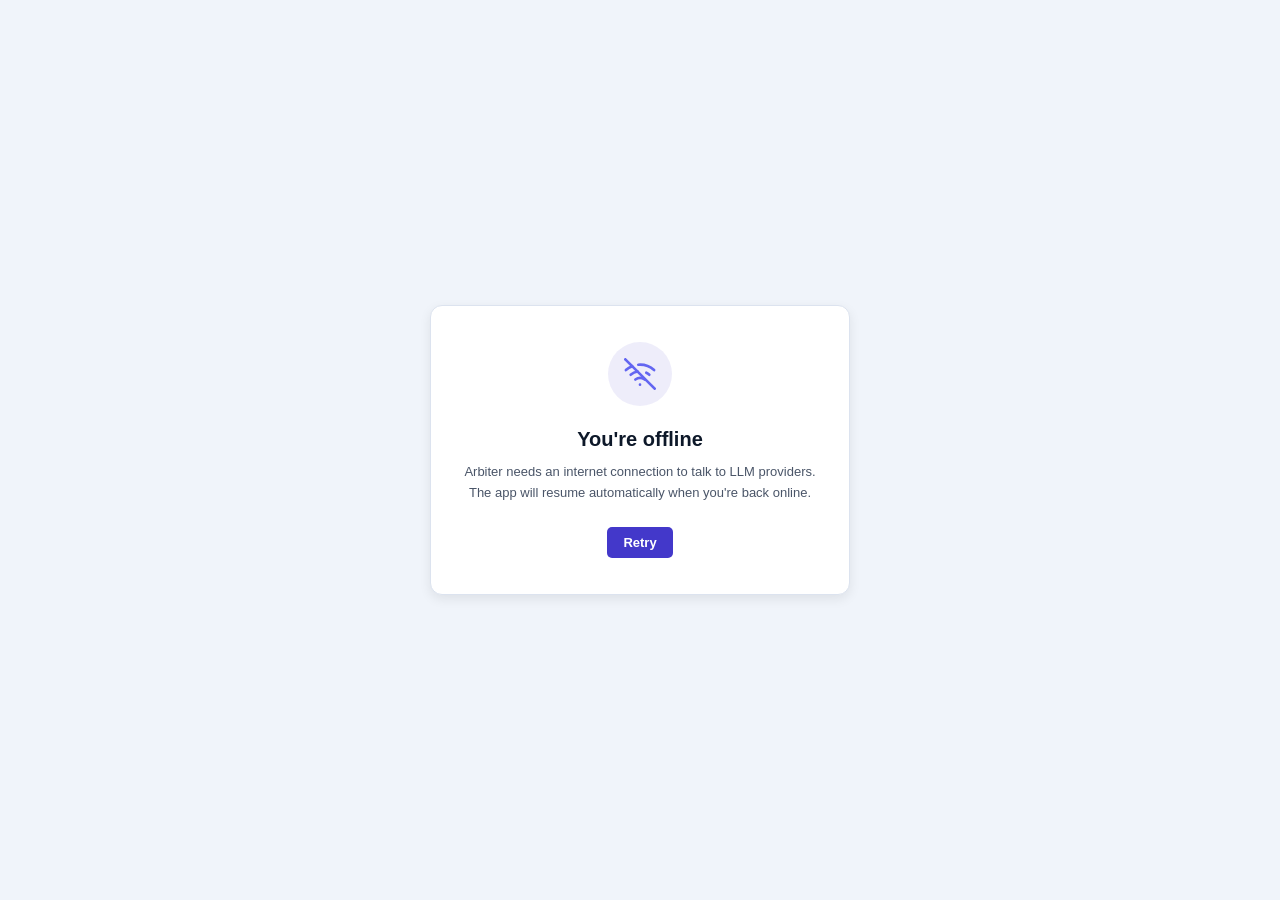
<file: static/offline.html>
<!DOCTYPE html>
<html lang="en">
<head>
  <meta charset="UTF-8" />
  <meta name="viewport" content="width=device-width, initial-scale=1.0" />
  <title>Offline — Arbiter</title>
  <link rel="stylesheet" href="/static/arbiter.css" />
  <style>
    .offline-wrap {
      min-height: 100vh;
      display: flex; align-items: center; justify-content: center;
      padding: 24px; background: var(--bg);
    }
    .offline-card {
      max-width: 420px; width: 100%; text-align: center;
      background: var(--surface); border: 1px solid var(--border);
      border-radius: var(--r-lg); padding: 36px 28px;
      box-shadow: var(--shadow-md);
    }
    .offline-icon {
      width: 64px; height: 64px; margin: 0 auto 18px;
      border-radius: 50%; background: var(--accent-dim);
      display: flex; align-items: center; justify-content: center;
      color: var(--accent-br);
    }
    .offline-title { font-size: 20px; font-weight: 700; margin-bottom: 8px; }
    .offline-msg { font-size: 13px; color: var(--text-2); margin-bottom: 24px; line-height: 1.6; }
  </style>
</head>
<body>
  <div class="offline-wrap">
    <div class="offline-card">
      <div class="offline-icon">
        <svg width="32" height="32" viewBox="0 0 24 24" fill="none"
             stroke="currentColor" stroke-width="2" stroke-linecap="round" stroke-linejoin="round">
          <line x1="1" y1="1" x2="23" y2="23"/>
          <path d="M16.72 11.06A10.94 10.94 0 0 1 19 12.55"/>
          <path d="M5 12.55a10.94 10.94 0 0 1 5.17-2.39"/>
          <path d="M10.71 5.05A16 16 0 0 1 22.58 9"/>
          <path d="M1.42 9a15.91 15.91 0 0 1 4.7-2.88"/>
          <path d="M8.53 16.11a6 6 0 0 1 6.95 0"/>
          <line x1="12" y1="20" x2="12.01" y2="20"/>
        </svg>
      </div>
      <h1 class="offline-title">You're offline</h1>
      <p class="offline-msg">Arbiter needs an internet connection to talk to LLM providers. The app will resume automatically when you're back online.</p>
      <button class="btn btn-primary" onclick="location.reload()">Retry</button>
    </div>
  </div>
</body>
</html>
</file>
<file: static/arbiter.css>
/* Arbiter — Shared Design System */
*, *::before, *::after { box-sizing: border-box; margin: 0; padding: 0; }

:root {
  --sidebar-w: 240px;
  --topbar-h: 56px;
  --r-sm: 5px;
  --r-md: 8px;
  --r-lg: 12px;
  --t: 0.15s ease;
}

/* ── Light Theme ── */
:root, [data-theme="light"] {
  color-scheme: light;
  --bg:         #f0f4fa;
  --surface:    #ffffff;
  --surface-2:  #f5f7fc;
  --surface-3:  #eaeff8;
  --border:     #dce3ef;
  --border-2:   #c5cfe0;
  --text:       #0d1829;
  --text-2:     #4a5568;
  --text-3:     #9aa5b8;
  --accent:     #4338ca;
  --accent-dim: rgba(67,56,202,0.09);
  --accent-br:  #6366f1;
  --accent-fg:  #ffffff;
  --green:      #15803d;
  --green-dim:  rgba(21,128,61,0.09);
  --yellow:     #b45309;
  --yellow-dim: rgba(180,83,9,0.09);
  --red:        #b91c1c;
  --red-dim:    rgba(185,28,28,0.09);
  --blue:       #1d4ed8;
  --blue-dim:   rgba(29,78,216,0.09);
  --shadow:     0 1px 2px rgba(0,0,0,0.05), 0 0 0 1px rgba(0,0,0,0.04);
  --shadow-md:  0 4px 12px rgba(0,0,0,0.08);
  --sidebar-bg: #1e1b4b;
  --sidebar-surface: rgba(255,255,255,0.06);
  --sidebar-hover:   rgba(255,255,255,0.08);
  --sidebar-active:  rgba(255,255,255,0.14);
  --sidebar-text:    rgba(255,255,255,0.65);
  --sidebar-text-active: #ffffff;
  --sidebar-border:  rgba(255,255,255,0.07);
  --sidebar-accent:  #a5b4fc;
  --sidebar-muted:   rgba(255,255,255,0.3);
  /* Semantic aliases — used by inline styles and page-level CSS */
  --danger:   #b91c1c;
  --success:  #15803d;
  --warning:  #b45309;
  --text-1:   #0d1829;
  --text-muted: #9aa5b8;
}

/* ── Dark Theme ── */
[data-theme="dark"] {
  color-scheme: dark;
  --bg:         #07111f;
  --surface:    #0d1829;
  --surface-2:  #111f33;
  --surface-3:  #192a42;
  --border:     #1c2e45;
  --border-2:   #263d5a;
  --text:       #e8f0ff;
  --text-2:     #7a92b0;
  --text-3:     #364f6a;
  --accent:     #6366f1;
  --accent-dim: rgba(99,102,241,0.15);
  --accent-br:  #818cf8;
  --accent-fg:  #ffffff;
  --green:      #22c55e;
  --green-dim:  rgba(34,197,94,0.12);
  --yellow:     #eab308;
  --yellow-dim: rgba(234,179,8,0.12);
  --red:        #ef4444;
  --red-dim:    rgba(239,68,68,0.12);
  --blue:       #60a5fa;
  --blue-dim:   rgba(96,165,250,0.12);
  --shadow:     0 1px 3px rgba(0,0,0,0.5), 0 0 0 1px rgba(255,255,255,0.03);
  --shadow-md:  0 4px 16px rgba(0,0,0,0.5);
  --sidebar-bg: #070e1a;
  --sidebar-surface: rgba(255,255,255,0.04);
  --sidebar-hover:   rgba(255,255,255,0.05);
  --sidebar-active:  rgba(99,102,241,0.18);
  --sidebar-text:    rgba(255,255,255,0.5);
  --sidebar-text-active: rgba(255,255,255,0.92);
  --sidebar-border:  rgba(255,255,255,0.05);
  --sidebar-accent:  #818cf8;
  --sidebar-muted:   rgba(255,255,255,0.2);
  /* Semantic aliases — used by inline styles and page-level CSS */
  --danger:   #ef4444;
  --success:  #22c55e;
  --warning:  #eab308;
  --text-1:   #e8f0ff;
  --text-muted: #364f6a;
}

/* ── Base ── */
html { font-size: 14px; }
body {
  font-family: 'Inter', -apple-system, BlinkMacSystemFont, sans-serif;
  background: var(--bg);
  color: var(--text);
  min-height: 100vh;
  line-height: 1.5;
  -webkit-font-smoothing: antialiased;
}

/* ── App Shell ── */
.app-shell { display: flex; min-height: 100vh; }

/* ── Sidebar ── */
.sidebar {
  position: fixed; top: 0; left: 0; bottom: 0;
  width: var(--sidebar-w);
  background: var(--sidebar-bg);
  display: flex; flex-direction: column;
  z-index: 200;
  transition: transform var(--t);
  border-right: 1px solid var(--sidebar-border);
}
.sidebar-brand {
  height: var(--topbar-h);
  padding: 0 18px;
  display: flex; align-items: center; gap: 10px;
  border-bottom: 1px solid var(--sidebar-border);
  flex-shrink: 0;
}
.sidebar-logo {
  width: 30px; height: 30px;
  background: linear-gradient(135deg, #6366f1 0%, #8b5cf6 100%);
  border-radius: var(--r-sm);
  display: flex; align-items: center; justify-content: center;
  font-weight: 800; font-size: 13px; color: #fff;
  flex-shrink: 0;
  box-shadow: 0 0 14px rgba(99,102,241,0.4);
}
.sidebar-brand-name { font-size: 15px; font-weight: 700; color: #fff; letter-spacing: -0.02em; }
.sidebar-brand-ver  { font-size: 10px; color: var(--sidebar-muted); margin-left: auto; }

.sidebar-nav { flex: 1; padding: 12px 10px; overflow-y: auto; display: flex; flex-direction: column; gap: 2px; }
.sidebar-section {
  font-size: 9.5px; font-weight: 600; letter-spacing: 0.08em; text-transform: uppercase;
  color: var(--sidebar-muted); padding: 14px 8px 6px; margin-top: 4px;
}
.sidebar-section:first-child { padding-top: 4px; }
.nav-item {
  display: flex; align-items: center; gap: 9px;
  padding: 8px 10px; border-radius: var(--r-md);
  font-size: 13px; font-weight: 500;
  color: var(--sidebar-text); text-decoration: none;
  transition: all var(--t); cursor: pointer; border: none; background: none; width: 100%;
  position: relative;
}
.nav-item:hover { background: var(--sidebar-hover); color: var(--sidebar-text-active); }
.nav-item.active {
  background: var(--sidebar-active);
  color: var(--sidebar-text-active);
}
.nav-item.active::before {
  content: '';
  position: absolute; left: 0; top: 6px; bottom: 6px;
  width: 3px; border-radius: 0 2px 2px 0;
  background: var(--sidebar-accent);
}
.nav-item svg { flex-shrink: 0; opacity: 0.7; }
.nav-item.active svg, .nav-item:hover svg { opacity: 1; }
.nav-item-ext { margin-left: auto; opacity: 0.4; }
.sidebar-divider { height: 1px; background: var(--sidebar-border); margin: 8px 0; }

.sidebar-footer {
  padding: 12px 10px;
  border-top: 1px solid var(--sidebar-border);
  flex-shrink: 0;
}
.sidebar-notice {
  display: flex; align-items: flex-start; gap: 6px;
  padding: 8px 10px; margin-bottom: 8px;
  border-radius: var(--r-md);
  background: color-mix(in srgb, var(--yellow, #f59e0b) 10%, transparent);
  border: 1px solid color-mix(in srgb, var(--yellow, #f59e0b) 25%, transparent);
  font-size: 10px; line-height: 1.4; color: var(--sidebar-text);
}
.sidebar-notice svg { flex-shrink: 0; margin-top: 1px; color: var(--yellow, #f59e0b); }
.sidebar-notice a { color: var(--accent); text-decoration: none; }
.sidebar-notice a:hover { text-decoration: underline; }
.theme-btn {
  display: flex; align-items: center; gap: 8px;
  width: 100%; padding: 8px 10px; border-radius: var(--r-md);
  font-size: 12px; font-weight: 500; color: var(--sidebar-text);
  background: none; border: none; cursor: pointer; transition: all var(--t);
}
.theme-btn:hover { background: var(--sidebar-hover); color: var(--sidebar-text-active); }
.theme-icon { font-size: 14px; }

/* ── Main wrapper ── */
.main-wrapper {
  flex: 1;
  margin-left: var(--sidebar-w);
  min-width: 0;
  display: flex; flex-direction: column;
  transition: margin-left var(--t);
}

/* ── Topbar ── */
.topbar {
  height: var(--topbar-h);
  background: var(--surface);
  border-bottom: 1px solid var(--border);
  display: flex; align-items: center;
  padding: 0 24px 0 20px;
  gap: 12px;
  position: sticky; top: 0; z-index: 100;
}
.sidebar-toggle {
  display: none;
  width: 36px; height: 36px; border-radius: var(--r-md);
  background: none; border: 1px solid var(--border);
  color: var(--text-2); cursor: pointer; align-items: center; justify-content: center;
  flex-shrink: 0; transition: all var(--t);
}
.sidebar-toggle:hover { background: var(--surface-2); color: var(--text); }
.page-title { font-size: 15px; font-weight: 600; color: var(--text); }
.topbar-right { display: flex; align-items: center; gap: 12px; margin-left: auto; }
.status-pill {
  display: flex; align-items: center; gap: 6px;
  padding: 5px 11px; border-radius: 20px; font-size: 12px; font-weight: 500;
  background: var(--surface-2); border: 1px solid var(--border);
  color: var(--text-3); transition: all 0.3s;
}
.status-pill.online  { background: var(--green-dim); border-color: rgba(34,197,94,0.25); color: var(--green); }
.status-pill.offline { background: var(--red-dim);   border-color: rgba(239,68,68,0.25);  color: var(--red); }
.status-dot { width: 6px; height: 6px; border-radius: 50%; background: currentColor; }
.status-dot.pulse { animation: puls 2s ease-in-out infinite; }
@keyframes puls { 0%,100%{opacity:1} 50%{opacity:0.5} }
.topbar-time { font-size: 11px; color: var(--text-3); }

/* ── Page content ── */
.page-content { flex: 1; padding: 24px; max-width: 1280px; width: 100%; margin: 0 auto; }
.page-content.wide { max-width: none; }

/* ── Section ── */
.section-hd { display: flex; align-items: center; justify-content: space-between; margin-bottom: 14px; }
.section-label { font-size: 10.5px; font-weight: 600; letter-spacing: 0.07em; text-transform: uppercase; color: var(--text-3); }

/* ── Cards ── */
.card {
  background: var(--surface);
  border: 1px solid var(--border);
  border-radius: var(--r-lg);
  box-shadow: var(--shadow);
  overflow: hidden;
}
.card-hd {
  padding: 14px 18px;
  border-bottom: 1px solid var(--border);
  display: flex; align-items: center; justify-content: space-between;
  background: var(--surface-2);
}
.card-title { font-size: 13px; font-weight: 600; }
.card-body  { padding: 18px; }

/* ── KPI Cards ── */
.kpi-grid { display: grid; grid-template-columns: repeat(4, 1fr); gap: 14px; margin-bottom: 20px; }
.kpi-card {
  background: var(--surface); border: 1px solid var(--border);
  border-radius: var(--r-lg); padding: 18px 20px;
  box-shadow: var(--shadow); position: relative; overflow: hidden;
  transition: box-shadow var(--t), border-color var(--t);
}
.kpi-card:hover { box-shadow: var(--shadow-md); border-color: var(--border-2); }
.kpi-card::after {
  content:''; position: absolute; top: 0; left: 0; right: 0; height: 2px;
  background: linear-gradient(90deg, var(--kpi-color, var(--accent)), transparent);
}
.kpi-label { font-size: 11px; font-weight: 500; color: var(--text-3); text-transform: uppercase; letter-spacing: 0.05em; margin-bottom: 8px; }
.kpi-value { font-size: 28px; font-weight: 700; letter-spacing: -0.03em; line-height: 1; color: var(--text); }
.kpi-sub   { font-size: 11px; color: var(--text-3); margin-top: 5px; }
.kpi-icon  { position: absolute; right: 16px; top: 16px; width: 32px; height: 32px; border-radius: var(--r-sm); display: flex; align-items: center; justify-content: center; }

/* ── Grid layouts ── */
.grid-2   { display: grid; grid-template-columns: 1fr 1fr; gap: 14px; margin-bottom: 20px; }
.grid-3   { display: grid; grid-template-columns: 1fr 1fr 1fr; gap: 14px; margin-bottom: 20px; }
.chart-grid { display: grid; grid-template-columns: 2fr 1fr; gap: 14px; margin-bottom: 20px; }

/* ── Stat rows ── */
.stat-row { display: flex; align-items: center; justify-content: space-between; padding: 9px 0; border-bottom: 1px solid var(--border); }
.stat-row:last-child { border-bottom: none; }
.stat-label { font-size: 13px; color: var(--text-2); }
.stat-value { font-size: 13px; font-weight: 600; }

/* ── Progress ── */
.progress-wrap { margin-top: 12px; }
.progress-meta { display: flex; justify-content: space-between; font-size: 11px; color: var(--text-3); margin-bottom: 5px; }
.progress-track { height: 4px; background: var(--surface-3); border-radius: 99px; overflow: hidden; }
.progress-fill  { height: 100%; border-radius: 99px; transition: width 0.6s cubic-bezier(.4,0,.2,1); }

/* ── Table ── */
.table-wrap { overflow-x: auto; }
table { width: 100%; border-collapse: collapse; }
thead th {
  padding: 10px 16px; text-align: left; font-size: 10px; font-weight: 600;
  letter-spacing: 0.07em; text-transform: uppercase; color: var(--text-3);
  border-bottom: 1px solid var(--border); white-space: nowrap;
  background: var(--surface-2);
}
tbody tr { border-bottom: 1px solid var(--border); transition: background var(--t); }
tbody tr:last-child { border-bottom: none; }
tbody tr:hover { background: var(--surface-2); }
tbody td { padding: 11px 16px; font-size: 13px; vertical-align: middle; }

/* ── Badges ── */
.badge { display: inline-flex; align-items: center; gap: 4px; padding: 2px 8px; border-radius: 20px; font-size: 11px; font-weight: 600; }
.badge-dot { width: 5px; height: 5px; border-radius: 50%; background: currentColor; }
.badge-green  { background: var(--green-dim);  color: var(--green); }
.badge-yellow { background: var(--yellow-dim); color: var(--yellow); }
.badge-red    { background: var(--red-dim);    color: var(--red); }
.badge-blue   { background: var(--blue-dim);   color: var(--blue); }
.badge-gray   { background: var(--surface-3);  color: var(--text-3); }
.badge-accent { background: var(--accent-dim); color: var(--accent-br); }

/* ── Method badges ── */
.method { display: inline-flex; padding: 2px 7px; border-radius: 4px; font-family: monospace; font-size: 10px; font-weight: 700; letter-spacing: 0.04em; }
.method-get    { background: var(--green-dim);  color: var(--green);  border: 1px solid rgba(34,197,94,0.2); }
.method-post   { background: var(--blue-dim);   color: var(--blue);   border: 1px solid rgba(96,165,250,0.2); }
.method-delete { background: var(--red-dim);    color: var(--red);    border: 1px solid rgba(239,68,68,0.2); }

/* ── Score / mini bars ── */
.score-wrap { display: flex; align-items: center; gap: 7px; }
.score-track { width: 56px; height: 3px; background: var(--surface-3); border-radius: 99px; overflow: hidden; }
.score-fill  { height: 100%; border-radius: 99px; }
.mini-bar-wrap  { min-width: 88px; }
.mini-bar-meta  { display: flex; justify-content: space-between; font-size: 10px; color: var(--text-3); margin-bottom: 2px; }
.mini-track { height: 3px; background: var(--surface-3); border-radius: 99px; overflow: hidden; }
.mini-fill  { height: 100%; border-radius: 99px; }
.model-chip { display: inline-block; font-family: 'JetBrains Mono', monospace; font-size: 10px; background: var(--accent-dim); color: var(--accent-br); border: 1px solid rgba(99,102,241,0.15); padding: 1px 6px; border-radius: 3px; margin: 1px; }

/* ── Forms ── */
.form-group { margin-bottom: 14px; }
.form-label { display: block; font-size: 11px; font-weight: 600; text-transform: uppercase; letter-spacing: 0.06em; color: var(--text-3); margin-bottom: 5px; }
.form-control {
  width: 100%; background: var(--surface-2); border: 1px solid var(--border);
  color: var(--text); border-radius: var(--r-sm); padding: 8px 11px;
  font-family: 'Inter', sans-serif; font-size: 13px; outline: none; transition: border-color var(--t);
}
.form-control:focus { border-color: var(--accent); box-shadow: 0 0 0 3px var(--accent-dim); }
.form-control::placeholder { color: var(--text-3); }
textarea.form-control { resize: vertical; font-family: 'Inter', sans-serif; }
select.form-control { appearance: none; background-image: url("data:image/svg+xml,%3csvg xmlns='http://www.w3.org/2000/svg' fill='none' viewBox='0 0 20 20'%3e%3cpath stroke='%239ca3af' stroke-linecap='round' stroke-linejoin='round' stroke-width='1.5' d='M6 8l4 4 4-4'/%3e%3c/svg%3e"); background-repeat: no-repeat; background-position: right 8px center; background-size: 16px; padding-right: 30px; }

/* ── Buttons ── */
.btn { display: inline-flex; align-items: center; gap: 6px; padding: 8px 16px; border-radius: var(--r-sm); font-size: 13px; font-weight: 600; cursor: pointer; border: none; transition: all var(--t); }
.btn-primary { background: var(--accent); color: #fff; }
.btn-primary:hover { background: var(--accent-br); }
.btn-primary:disabled { opacity: 0.5; cursor: not-allowed; }
.btn-ghost { background: transparent; color: var(--text-2); border: 1px solid var(--border); }
.btn-ghost:hover { background: var(--surface-2); color: var(--text); }
.btn-danger { background: var(--red-dim); color: var(--red); border: 1px solid rgba(239,68,68,0.2); }
.btn-danger:hover { background: var(--red); color: #fff; }

/* ── Code blocks ── */
.code-block {
  font-family: 'JetBrains Mono', 'Courier New', monospace; font-size: 12px; line-height: 1.7;
  background: var(--surface-2); border: 1px solid var(--border);
  border-radius: var(--r-md); padding: 14px 16px; overflow-x: auto; white-space: pre;
  color: var(--text-2);
}
code { font-family: 'JetBrains Mono', monospace; font-size: 11.5px; background: var(--accent-dim); color: var(--accent-br); padding: 1px 5px; border-radius: 3px; }

/* ── Tabs ── */
.tab-bar { display: flex; border-bottom: 1px solid var(--border); margin-bottom: 20px; }
.tab-btn { padding: 11px 16px; font-size: 13px; font-weight: 500; color: var(--text-3); cursor: pointer; border: none; background: none; border-bottom: 2px solid transparent; margin-bottom: -1px; transition: all var(--t); display: flex; align-items: center; gap: 6px; white-space: nowrap; }
.tab-btn:hover { color: var(--text-2); }
.tab-btn.active { color: var(--accent-br); border-bottom-color: var(--accent); }
.tab-panel { display: none; }
.tab-panel.active { display: block; }

/* ── Accordion ── */
.accordion-item { border: 1px solid var(--border); border-radius: var(--r-lg); overflow: hidden; margin-bottom: 10px; }
.accordion-hd { padding: 14px 18px; background: var(--surface); cursor: pointer; display: flex; align-items: center; justify-content: space-between; user-select: none; transition: background var(--t); }
.accordion-hd:hover { background: var(--surface-2); }
.accordion-body { display: none; }
.accordion-body.open { display: block; }
.accordion-arrow { transition: transform var(--t); }
.accordion-arrow.open { transform: rotate(180deg); }

/* ── Drag list (provider ordering) ── */
.drag-list { display: flex; flex-direction: column; gap: 6px; }
.drag-item {
  display: flex; align-items: center; gap: 10px;
  padding: 10px 12px; background: var(--surface);
  border: 1px solid var(--border); border-radius: var(--r-md);
  cursor: grab; transition: all var(--t); user-select: none;
}
.drag-item:hover { border-color: var(--border-2); box-shadow: var(--shadow-md); }
.drag-item.dragging { opacity: 0.4; cursor: grabbing; }
.drag-item.drag-over { border-color: var(--accent); background: var(--accent-dim); }
.drag-handle { color: var(--text-3); flex-shrink: 0; }
.drag-num { width: 22px; height: 22px; border-radius: 50%; background: var(--accent-dim); color: var(--accent-br); font-size: 11px; font-weight: 700; display: flex; align-items: center; justify-content: center; flex-shrink: 0; }

/* ── Toast ── */
.toast-container { position: fixed; bottom: 20px; right: 20px; z-index: 9999; display: flex; flex-direction: column; gap: 8px; }
.toast { padding: 12px 16px; border-radius: var(--r-md); font-size: 13px; font-weight: 500; box-shadow: var(--shadow-md); display: flex; align-items: center; gap: 8px; animation: slide-in 0.2s ease; max-width: 320px; }
@keyframes slide-in { from { transform: translateX(20px); opacity: 0; } to { transform: translateX(0); opacity: 1; } }
.toast-success { background: var(--green-dim); color: var(--green); border: 1px solid rgba(34,197,94,0.2); }
.toast-error   { background: var(--red-dim);   color: var(--red);   border: 1px solid rgba(239,68,68,0.2); }
.toast-info    { background: var(--accent-dim); color: var(--accent-br); border: 1px solid rgba(99,102,241,0.2); }

/* ── Spinner ── */
.spinner { width: 16px; height: 16px; border: 2px solid transparent; border-top-color: currentColor; border-radius: 50%; animation: spin 0.7s linear infinite; display: none; }
@keyframes spin { to { transform: rotate(360deg); } }
.spinner.show { display: inline-block; }

/* ── Footer ── */
.page-footer { padding: 20px 24px; border-top: 1px solid var(--border); text-align: center; font-size: 11px; color: var(--text-3); }

/* ── Button size variants ── */
.btn-sm { padding: 5px 11px; font-size: 12px; }
.btn-xs { padding: 4px 9px; font-size: 11px; }
.btn-danger-ghost { background: transparent; color: var(--red); border: 1px solid rgba(239,68,68,0.25); }
.btn-danger-ghost:hover { background: var(--red-dim); }

/* ── Topbar title / actions aliases ── */
.topbar-title { font-size: 15px; font-weight: 600; color: var(--text); }
.topbar-actions { display: flex; align-items: center; gap: 8px; margin-left: auto; }

/* ── Main content alias (playground/logs use main-content) ── */
.main-content {
  flex: 1;
  margin-left: var(--sidebar-w);
  min-width: 0;
  display: flex; flex-direction: column;
  transition: margin-left var(--t);
}

/* ── Content inner (sub-layout wrapper used by playground/logs) ── */
.content-inner { flex: 1; padding: 20px 24px; overflow-y: auto; }

/* ── Tab bar — scrollable on narrow screens ── */
.tab-bar { overflow-x: auto; -webkit-overflow-scrolling: touch; scrollbar-width: none; }
.tab-bar::-webkit-scrollbar { display: none; }

/* ── Responsive ── */
@media (max-width: 1024px) {
  .kpi-grid  { grid-template-columns: repeat(2, 1fr); }
  .chart-grid { grid-template-columns: 1fr; }
}
@media (max-width: 768px) {
  .sidebar { transform: translateX(-100%); }
  .sidebar.open { transform: translateX(0); }
  .main-wrapper, .main-content { margin-left: 0; }
  .sidebar-toggle { display: flex; }
  .kpi-grid { grid-template-columns: repeat(2, 1fr); }
  .grid-2, .grid-3 { grid-template-columns: 1fr; }
  .page-content { padding: 16px; }
  .content-inner { padding: 14px 16px; }
  /* Playground: stack config above chat on mobile */
  .pg-layout { grid-template-columns: 1fr !important; height: auto !important; }
  .pg-chat { height: calc(100vh - 300px); min-height: 320px; }
  /* Topbar: hide verbose action text on small screens */
  .topbar-right .btn-ghost span, .topbar-actions .btn-ghost span { display: none; }
}
@media (max-width: 480px) {
  .kpi-grid { grid-template-columns: 1fr; }
  .tab-btn { padding: 10px 12px; font-size: 12px; }
  .topbar { padding: 0 14px 0 12px; gap: 8px; }
  .page-title, .topbar-title { font-size: 14px; }
  /* Collapse any inline 2-column grids on very small screens */
  [style*="grid-template-columns:1fr 1fr"],
  [style*="grid-template-columns: 1fr 1fr"] {
    grid-template-columns: 1fr !important;
  }
  /* API docs providers grid */
  #providers-grid { grid-template-columns: 1fr !important; }
  /* Playground sidebar becomes full-width */
  .pg-chat { height: calc(100vh - 240px); min-height: 280px; }
}

/* ═══════════════ User chip (topbar) ═══════════════ */
.user-chip { position: relative; }
.user-chip-btn {
  display: flex; align-items: center; gap: 8px;
  background: var(--bg-2); border: 1px solid var(--border-1);
  border-radius: 999px; padding: 4px 10px 4px 4px;
  color: var(--text-1); cursor: pointer; font-size: 12px;
  transition: background .15s, border-color .15s;
}
.user-chip-btn:hover { background: var(--bg-3); border-color: var(--border-2); }
.user-chip-avatar {
  width: 24px; height: 24px; border-radius: 50%; object-fit: cover;
  display: flex; align-items: center; justify-content: center;
}
.user-chip-avatar-fallback {
  background: linear-gradient(135deg,#4f8cff,#7a5cff);
  color: #fff; font-weight: 600; font-size: 11px;
}
.user-chip-email {
  max-width: 180px; overflow: hidden; text-overflow: ellipsis; white-space: nowrap;
}
.user-chip-menu {
  position: absolute; top: calc(100% + 6px); right: 0; z-index: 50;
  min-width: 220px; background: var(--bg-1); border: 1px solid var(--border-1);
  border-radius: 10px; padding: 6px 0;
  box-shadow: 0 8px 28px rgba(0,0,0,.25);
}
.user-chip-menu[hidden] { display: none; }
.user-chip-menu-hd {
  padding: 10px 14px 8px 14px; border-bottom: 1px solid var(--border-1); margin-bottom: 4px;
}
.user-chip-menu-item {
  display: block; padding: 8px 14px; font-size: 12px;
  color: var(--text-1); text-decoration: none;
}
.user-chip-menu-item:hover { background: var(--bg-2); }

/* ═══════════════ Badges (extras) ═══════════════ */
.badge-blue { background: rgba(79,140,255,.15); color: #4f8cff; }
.btn-xs { padding: 4px 8px; font-size: 11px; margin-left: 4px; }
.btn-danger { background: var(--red, #e5484d); color: #fff; border-color: transparent; }
.btn-danger:hover { filter: brightness(1.1); }

/* ═══════════════ Custom providers / Models refresh ═══════════════ */
.model-toggle-row {
  display: flex; align-items: center; justify-content: space-between;
  padding: 6px 10px; border: 1px solid var(--border-1); border-radius: 6px;
  margin-bottom: 6px; font-size: 12px; background: var(--bg-1);
}
.model-toggle-row .model-id { font-family: var(--mono); color: var(--text-1); }
.model-toggle-row .model-flags { font-size: 10px; color: var(--text-3); margin-left: 8px; }
.custom-provider-card {
  padding: 12px; border: 1px solid var(--border-1); border-radius: 8px;
  background: var(--bg-1); margin-bottom: 10px;
}
.custom-provider-card .cp-hd {
  display: flex; align-items: center; justify-content: space-between; margin-bottom: 8px;
}
.custom-provider-card .cp-name { font-weight: 600; font-size: 13px; color: var(--text-0); }
.custom-provider-card .cp-meta { font-size: 11px; color: var(--text-3); font-family: var(--mono); }

/* ═══════════════ UI helpers (sortable tables + tooltips) ═══════════════ */
th.th-sortable {
  cursor: pointer;
  user-select: none;
  white-space: nowrap;
}
th.th-sortable:hover { color: var(--text-0); }
th.th-sortable .th-sort-arrow {
  font-size: 10px;
  opacity: 0.55;
  margin-left: 4px;
  font-weight: 400;
}
th.th-sortable[data-sort-dir="asc"] .th-sort-arrow,
th.th-sortable[data-sort-dir="desc"] .th-sort-arrow { opacity: 1; color: var(--accent, #3a86ff); }

.ui-tooltip {
  position: absolute;
  display: none;
  z-index: 10000;
  pointer-events: none;
  max-width: 280px;
  padding: 6px 10px;
  background: var(--bg-tooltip, #1a1d24);
  color: var(--text-tooltip, #f5f6f8);
  font-size: 12px;
  line-height: 1.4;
  border: 1px solid var(--border-2, #2c303a);
  border-radius: 6px;
  box-shadow: 0 6px 20px rgba(0, 0, 0, 0.25);
  opacity: 0;
  transition: opacity 0.12s ease;
}
[data-theme="light"] .ui-tooltip {
  background: #2a2d34;
  color: #f5f6f8;
}

/* ═══════════════════════════════════════════════════════════════════════════
   Enterprise-grade polish & responsive (PWA-ready)
   ═══════════════════════════════════════════════════════════════════════════ */

/* Smoother focus rings on every interactive element. */
:focus-visible {
  outline: 2px solid var(--accent);
  outline-offset: 2px;
  border-radius: var(--r-sm);
}
button, a, input, select, textarea { outline: none; }

/* Card hover lift — subtle but premium. */
.card { transition: box-shadow var(--t), border-color var(--t), transform var(--t); }
.card:hover { border-color: var(--border-2); }

/* Topbar: when sidebar is hidden on mobile, give the toggle a subtle accent. */
@media (max-width: 768px) {
  .sidebar-toggle:hover { background: var(--accent-dim); color: var(--accent-br); border-color: var(--accent); }
}

/* Buttons: ensure consistent active state. */
.btn:active { transform: translateY(1px); }
.btn-primary:focus-visible,
.btn-ghost:focus-visible,
.btn-danger:focus-visible { box-shadow: 0 0 0 3px var(--accent-dim); }

/* Form controls: bigger touch targets on mobile (44px iOS minimum). */
@media (max-width: 768px) {
  .form-control { padding: 11px 12px; font-size: 14px; min-height: 42px; }
  .btn { padding: 10px 16px; font-size: 13px; min-height: 40px; }
  .btn-sm { padding: 7px 12px; font-size: 12px; min-height: 34px; }
  .btn-xs { padding: 6px 10px; font-size: 11px; min-height: 30px; }
}

/* Tables: horizontal scroll + sticky header on mobile. */
@media (max-width: 768px) {
  table { font-size: 12px; }
  thead th { padding: 9px 10px; font-size: 9.5px; }
  tbody td { padding: 9px 10px; font-size: 12px; }
}

/* Tab bar: fade edges to hint at scroll. */
.tab-bar {
  position: relative;
  mask-image: linear-gradient(90deg, transparent 0, #000 16px, #000 calc(100% - 16px), transparent 100%);
  -webkit-mask-image: linear-gradient(90deg, transparent 0, #000 16px, #000 calc(100% - 16px), transparent 100%);
}
@media (min-width: 769px) {
  .tab-bar { mask-image: none; -webkit-mask-image: none; }
}

/* Sidebar: smooth backdrop on mobile when open. */
@media (max-width: 768px) {
  .sidebar.open::after {
    content: ''; position: fixed; inset: 0;
    background: rgba(0,0,0,0.35);
    z-index: -1;
    backdrop-filter: blur(2px);
  }
}

/* Sidebar: install PWA button (hidden until beforeinstallprompt fires). */
.sidebar-install-btn {
  display: none;
  align-items: center; gap: 8px;
  width: 100%; padding: 8px 10px;
  margin-top: 4px; border-radius: var(--r-md);
  font-size: 12px; font-weight: 600; color: var(--sidebar-text-active);
  background: linear-gradient(135deg, rgba(99,102,241,0.18), rgba(139,92,246,0.18));
  border: 1px solid rgba(255,255,255,0.08);
  cursor: pointer; transition: all var(--t);
}
.sidebar-install-btn:hover { background: linear-gradient(135deg, rgba(99,102,241,0.3), rgba(139,92,246,0.3)); }
[data-pwa-installable="1"] .sidebar-install-btn { display: flex; }

/* Standalone (installed PWA) tweaks: hide some browser-y chrome. */
@media (display-mode: standalone) {
  body { user-select: none; -webkit-user-select: none; }
  textarea, input { user-select: text; -webkit-user-select: text; }
  /* Top safe-area padding for iOS notched devices. */
  .topbar { padding-top: env(safe-area-inset-top); height: calc(var(--topbar-h) + env(safe-area-inset-top)); }
  .sidebar { padding-top: env(safe-area-inset-top); }
}

/* iOS safe area for content when running as PWA. */
@supports (padding: max(0px)) {
  .page-content, .content-inner {
    padding-left: max(16px, env(safe-area-inset-left));
    padding-right: max(16px, env(safe-area-inset-right));
    padding-bottom: max(16px, env(safe-area-inset-bottom));
  }
}

/* Toasts: bigger and bottom-anchored on mobile. */
@media (max-width: 480px) {
  .toast-container { left: 12px; right: 12px; bottom: 12px; }
  .toast { max-width: none; width: 100%; }
}

/* Provider card grid responsive (used in settings keys tab). */
@media (max-width: 480px) {
  .provider-card-hd { padding: 12px; gap: 8px; }
  .provider-icon { width: 28px; height: 28px; font-size: 11px; }
  .provider-name { font-size: 12px; }
  .provider-meta { font-size: 10px; }
  .key-row { flex-wrap: wrap; }
  .key-hash { min-width: 0; width: 100%; }
  .key-masked { font-size: 10px; }
}

/* Code blocks: better mobile word-break. */
@media (max-width: 768px) {
  .code-block, pre { font-size: 11px; padding: 12px; }
  code { word-break: break-word; }
}

/* Tap highlight + smooth scroll. */
html { -webkit-tap-highlight-color: transparent; scroll-behavior: smooth; }

/* High-density images for retina/high-DPI. */
img { image-rendering: -webkit-optimize-contrast; }

/* Dark-theme topbar lift. */
[data-theme="dark"] .topbar { background: linear-gradient(180deg, var(--surface), var(--surface-2)); }

/* Print styles — keep things readable when printing analytics/logs. */
@media print {
  .sidebar, .topbar, .page-footer, .toast-container { display: none !important; }
  .main-wrapper, .main-content { margin-left: 0 !important; }
  body { background: #fff !important; color: #000 !important; }
  .card { box-shadow: none; border-color: #ccc; }
}

/* ─── Major-change announcement banners (v1.18.0) ───────────────── */
.announcement-banners { display: flex; flex-direction: column; gap: 10px; margin-bottom: 16px; }
.announcement-banner {
  position: relative;
  border-radius: 8px;
  padding: 12px 14px 12px 14px;
  border: 1px solid;
  font-size: 13px;
  line-height: 1.45;
  box-shadow: 0 1px 3px rgba(0,0,0,0.08);
}
.announcement-banner.severity-info     { background: #eaf4ff; border-color: #5da9e9; color: #103a64; }
.announcement-banner.severity-warning  { background: #fff7e0; border-color: #d9a521; color: #5a3d04; }
.announcement-banner.severity-critical { background: #fde3e3; border-color: #c83232; color: #5e0d0d; }
.announcement-banner .ann-head {
  display: flex; align-items: center; gap: 10px; margin-bottom: 6px;
}
.announcement-banner .ann-sev {
  font-weight: 700; font-size: 10px; letter-spacing: 0.08em;
  padding: 2px 6px; border-radius: 3px; background: rgba(0,0,0,0.07);
}
.announcement-banner .ann-title { font-weight: 600; flex: 1; }
.announcement-banner .ann-dismiss {
  background: transparent; border: none; cursor: pointer;
  font-size: 22px; line-height: 1; color: inherit; opacity: .55; padding: 0 4px;
}
.announcement-banner .ann-dismiss:hover { opacity: 1; }
.announcement-banner .ann-body { margin: 4px 0; }
.announcement-banner .ann-action,
.announcement-banner .ann-impacted,
.announcement-banner .ann-docs { margin-top: 6px; font-size: 12px; }
.announcement-banner .ann-meta { margin-top: 8px; font-size: 11px; opacity: .65; }
.announcement-banner a { color: inherit; text-decoration: underline; }

/* v1.20 a11y: focus-visible + skip-link + reduced-motion */
:focus-visible { outline: 2px solid var(--accent-br); outline-offset: 2px; border-radius: 4px; }
.skip-link:focus { position: fixed !important; left: 12px !important; top: 12px !important; width: auto !important; height: auto !important; padding: 8px 12px; background: var(--accent-br); color: #fff; z-index: 9999; border-radius: 6px; box-shadow: 0 4px 12px rgba(0,0,0,.2); }
@media (prefers-reduced-motion: reduce) { *, *::before, *::after { animation-duration: 0.01ms !important; transition-duration: 0.01ms !important; } }
.sr-only { position: absolute; width: 1px; height: 1px; padding: 0; margin: -1px; overflow: hidden; clip: rect(0,0,0,0); white-space: nowrap; border: 0; }
</file>
